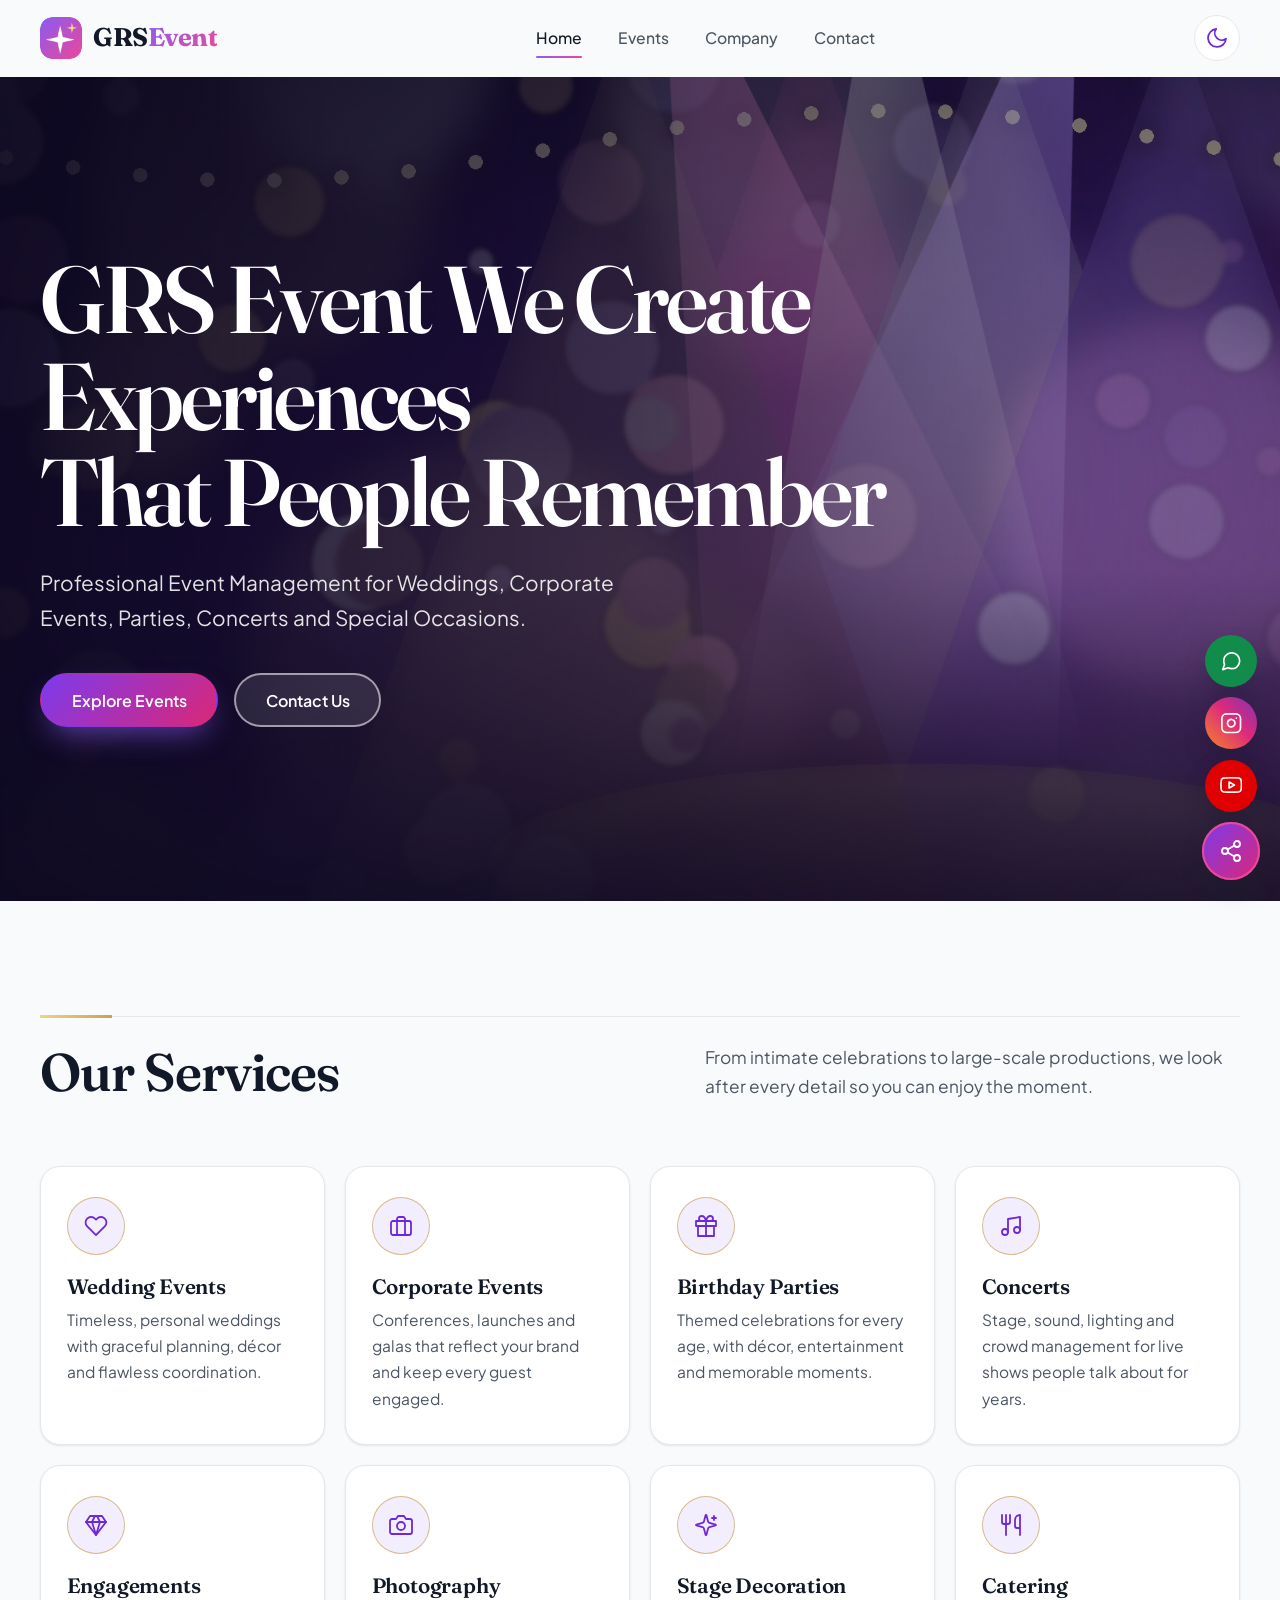
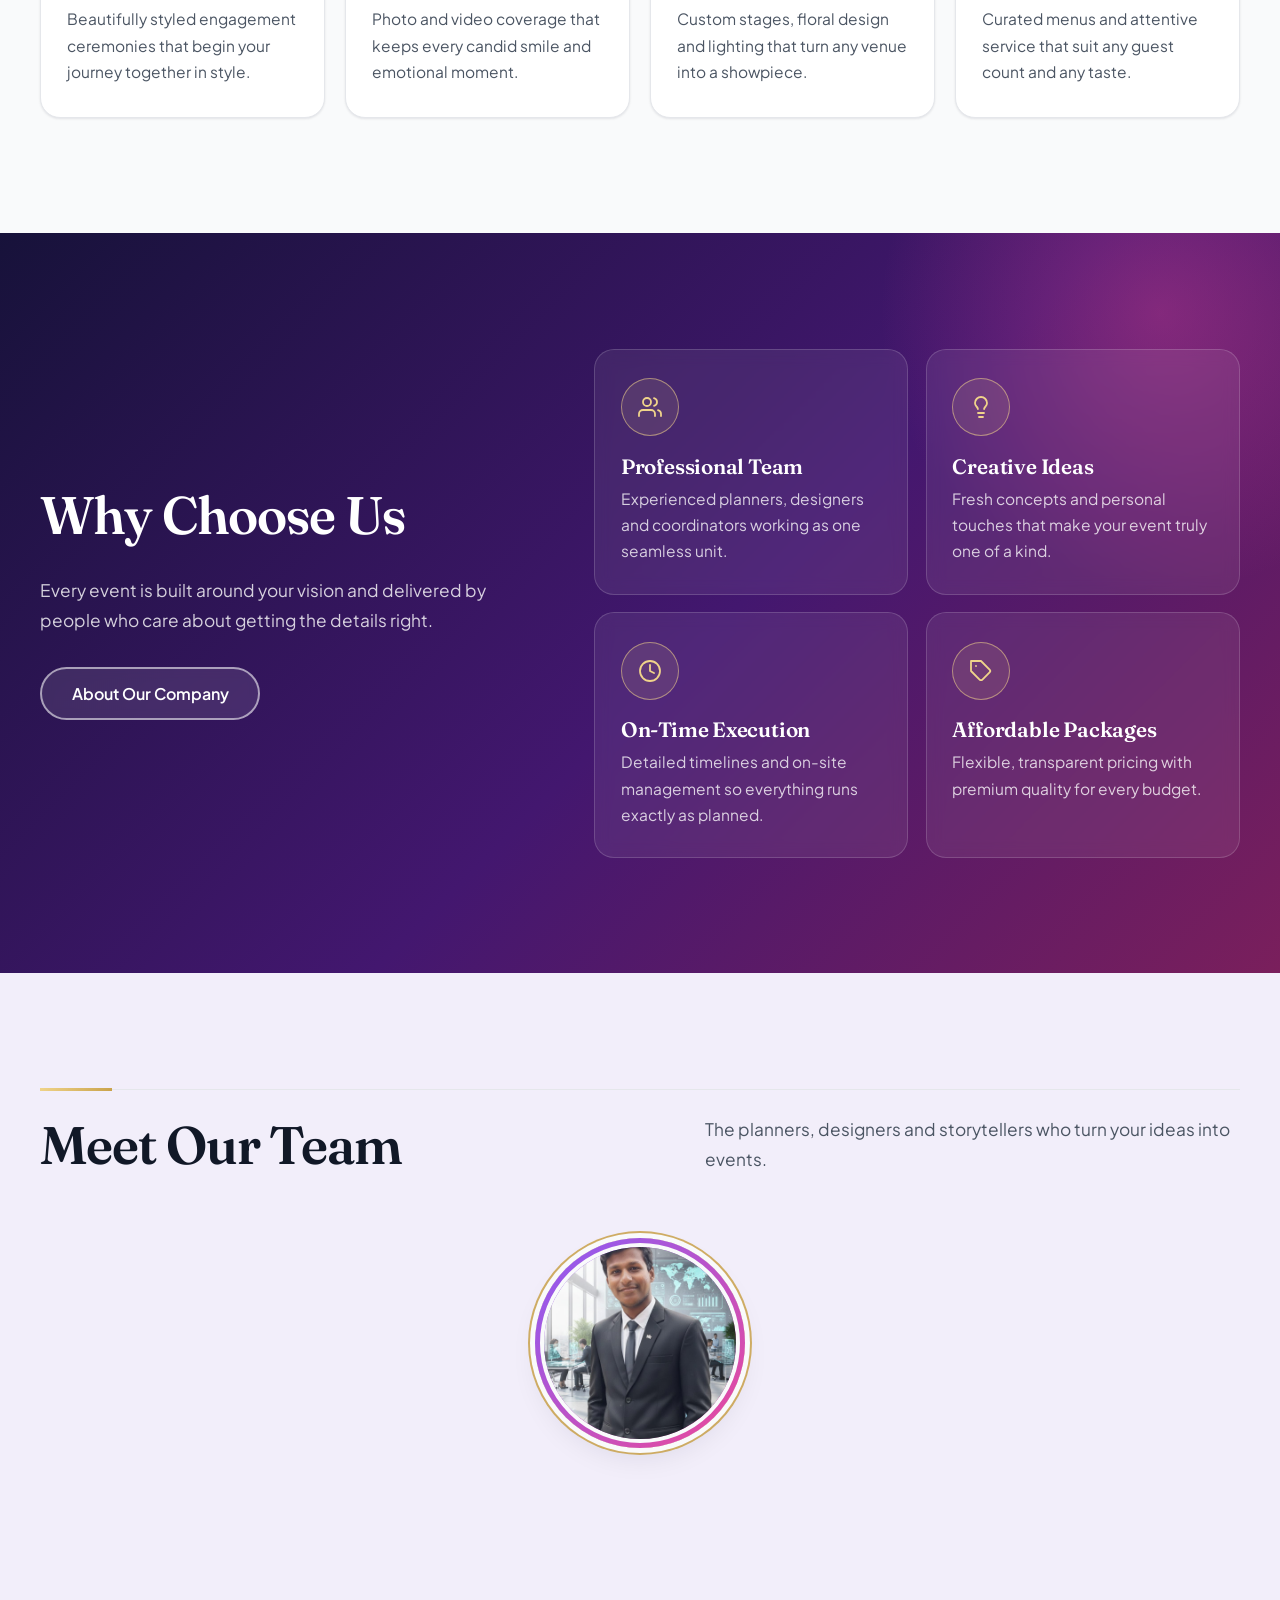
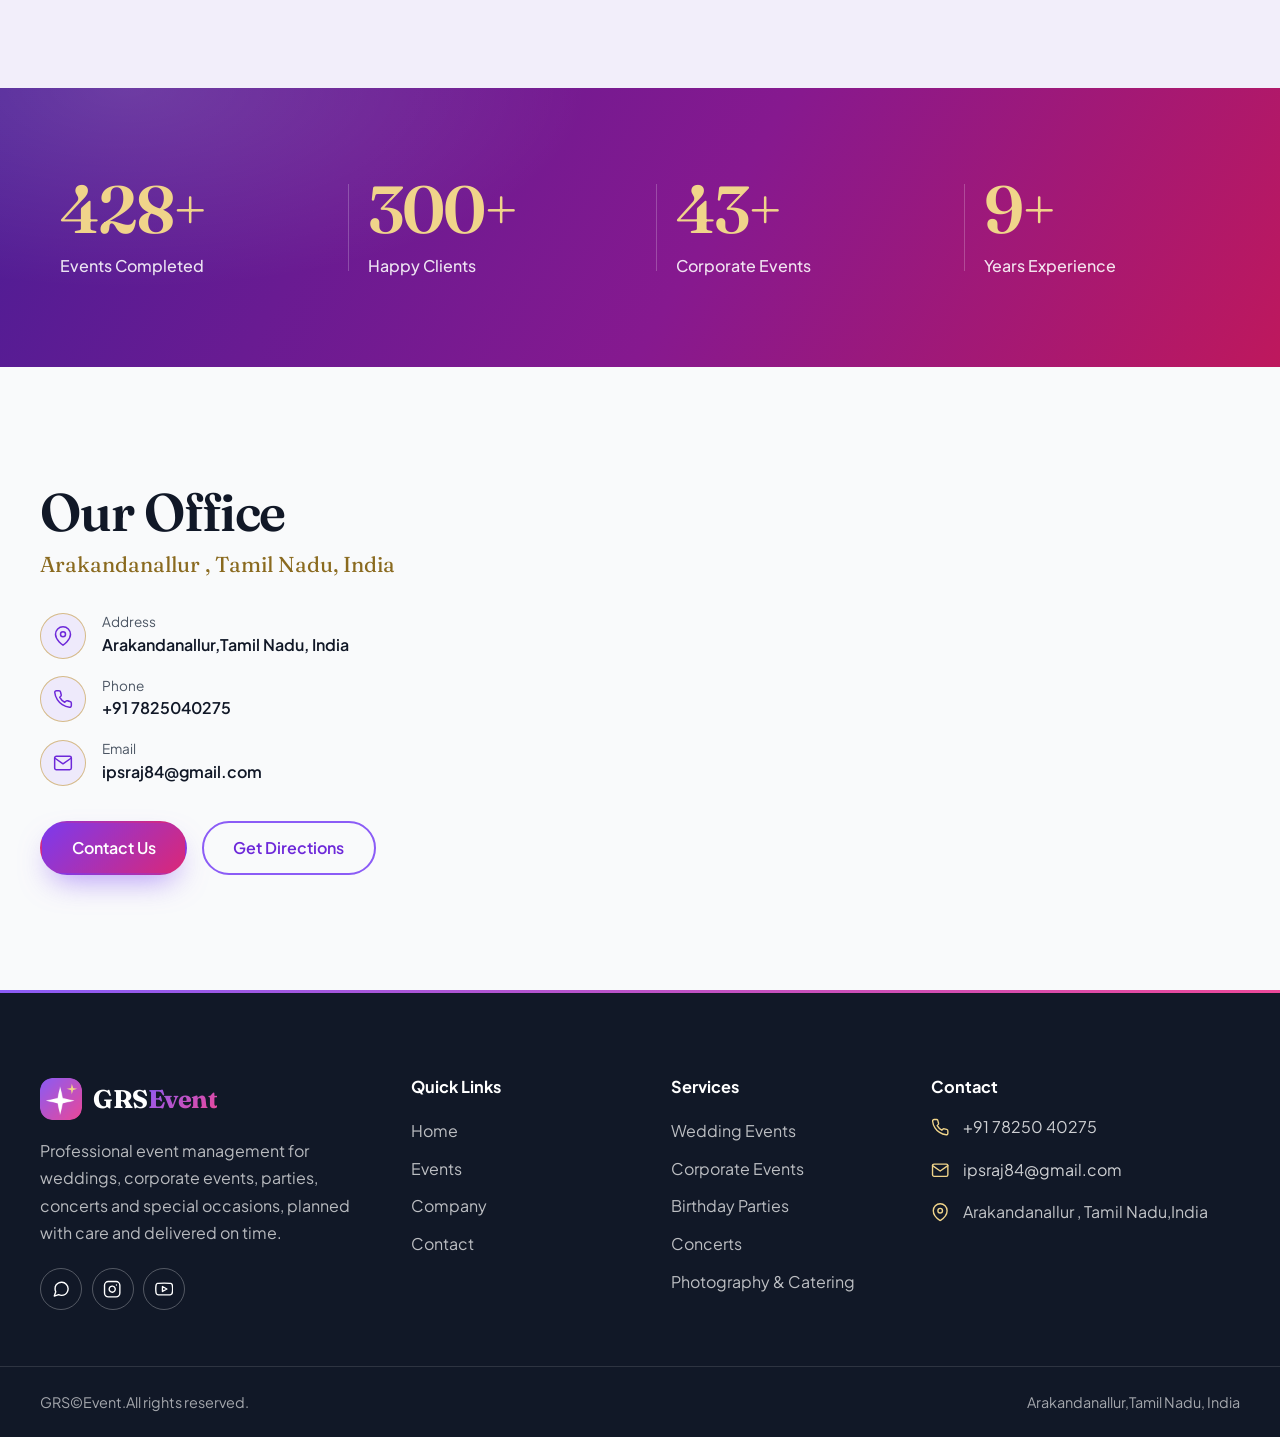
<file: index.html>
<!DOCTYPE html>
<html lang="en" data-theme="light">
<head>
  <meta charset="UTF-8">
  <meta name="viewport" content="width=device-width, initial-scale=1">
  <meta name="color-scheme" content="light dark">

  <!-- Theme is applied FIRST (before any CSS loads) so the page never flashes the wrong colours. -->
  <script>
    (function () {
      var root = document.documentElement, theme = null;
      root.classList.add('js');
      try { theme = localStorage.getItem('eventora-theme'); } catch (e) {}
      if (theme !== 'light' && theme !== 'dark') {
        theme = window.matchMedia && window.matchMedia('(prefers-color-scheme: dark)').matches ? 'dark' : 'light';
      }
      root.setAttribute('data-theme', theme);
    })();
  </script>
  <style>
    html { background: #F9FAFB; }
    html[data-theme="dark"] { background: #111827; color-scheme: dark; }
  </style>
  <title>GRS Event Management </title>
  <meta name="description" content="Professional event management company for weddings, corporate events, birthday parties, concerts and special occasions in Chennai, Tamil Nadu. Watch our event films and browse the gallery.">
  <meta name="theme-color" content="#F9FAFB">
  <meta property="og:type" content="website">
  <meta property="og:title" content="Eventora | Event Management for Weddings, Corporate Events &amp; Parties">
  <meta property="og:description" content="Professional event management company for weddings, corporate events, birthday parties, concerts and special occasions in Chennai, Tamil Nadu.">
  
  

  <!-- Fonts: Fraunces (headings) + Plus Jakarta Sans (body). System fonts are used if offline. -->
  <link rel="preconnect" href="https://fonts.googleapis.com">
  <link rel="preconnect" href="https://fonts.gstatic.com" crossorigin>
  <link href="https://fonts.googleapis.com/css2?family=Fraunces:opsz,wght@9..144,500;9..144,600;9..144,700&amp;family=Plus+Jakarta+Sans:wght@400;500;600;700&amp;display=swap" rel="stylesheet">

  <!-- ?v= is bumped whenever style.css / script.js change; the server also
       revalidates both files on every visit, so an edit is never missed. -->
  <link rel="stylesheet" href="css/style.css?v=3">

  <script src="js/script.js?v=3" defer></script>
</head>
<body data-page="home">

<!-- ===== PAGE PREVIEW (loading overlay) ===== -->
<!-- Shown from the first paint until the page is ready, and again while a link to
     another page is followed. js/script.js (section 15) fades it away; the
     failsafe in css/style.css (section 23) removes it if the script never runs. -->
<div class="page-loader" id="page-loader" role="status" aria-live="polite">
  <div class="page-loader__inner">
    <span class="page-loader__mark" aria-hidden="true">
      <span class="page-loader__ring"></span>
      <img class="page-loader__logo" src="images/logo.png" alt="" width="54" height="54">
    </span>
    <span class="page-loader__name">GRS<span>Event</span></span>
    <span class="page-loader__bar" aria-hidden="true"><span></span></span>
    <span class="page-loader__text">Loading…</span>
  </div>
</div>

<a class="skip-link" href="#main">Skip to main content</a>

<header class="site-header" id="site-header">
  <div class="container header-inner">
    <a class="brand" href="index.html" aria-label="Eventora – Home">
      <img src="images/logo.png" alt="Eventora logo" width="42" height="42">
      <span class="brand__name">GRS<span>Event</span></span>
    </a>

    <nav class="nav" id="primary-nav" aria-label="Primary">
      <ul class="nav-list">
          <li><a class="nav-link active" data-page="home" href="index.html" aria-current="page">Home</a></li>
          <li><a class="nav-link" data-page="events" href="events.html">Events</a></li>
          <li><a class="nav-link" data-page="company" href="company.html">Company</a></li>
          <li><a class="nav-link" data-page="contact" href="#contact">Contact</a></li>
      </ul>
    </nav>

    <div class="header-actions">
      <button class="theme-toggle" id="theme-toggle" type="button" aria-label="Switch to dark mode">
        <svg class="icon icon-moon" aria-hidden="true" focusable="false"><use href="#icon-moon"></use></svg>
        <svg class="icon icon-sun" aria-hidden="true" focusable="false"><use href="#icon-sun"></use></svg>
      </button>
      <button class="nav-toggle" id="nav-toggle" type="button" aria-label="Open menu" aria-expanded="false" aria-controls="primary-nav">
        <span class="nav-toggle__bar"></span>
        <span class="nav-toggle__bar"></span>
        <span class="nav-toggle__bar"></span>
      </button>
    </div>
  </div>
</header>

<main id="main">

  <!-- ===== HERO ===== -->
  <section class="hero" aria-labelledby="hero-title">
    <img class="hero__bg" src="images/hero.jpg" alt="Elegant event venue lit by warm stage lights" width="1920" height="1080" fetchpriority="high">
    <div class="hero__beams" aria-hidden="true">
      <i style="--x:34%; --r:-15deg; --c:rgba(244,114,182,.55); --d:.15s"></i>
      <i style="--x:50%; --r:-2deg;  --c:rgba(255,255,255,.45); --d:.35s; --o:.85"></i>
      <i style="--x:64%; --r:13deg;  --c:rgba(167,139,250,.6);  --d:.55s"></i>
    </div>
    <div class="container">
      <div class="hero__content">
        <h1 id="hero-title">
          <span class="line" style="--d:.2s"><span>GRS Event We Create Experiences</span></span>
          <span class="line" style="--d:.38s"><span>That People Remember</span></span>
        </h1>
        <p class="hero__lead">Professional Event Management for Weddings, Corporate Events, Parties, Concerts and Special Occasions.</p>
        <div class="hero__actions">
          <a class="btn btn-primary" href="events.html">Explore Events</a>
          <a class="btn btn-light" href="#contact">Contact Us</a>
        </div>
      </div>
    </div>
  </section>

  <!-- ===== SERVICES ===== -->
  <section class="section" id="services" aria-labelledby="services-title">
    <div class="container">
      <div class="section-head reveal">
        <h2 id="services-title">Our Services</h2>
        <p>From intimate celebrations to large-scale productions, we look after every detail so you can enjoy the moment.</p>
      </div>
      <div class="services-grid" data-stagger>
        <article class="service-card">
          <span class="icon-chip"><svg class="icon" aria-hidden="true" focusable="false"><use href="#icon-heart"></use></svg></span>
          <h3>Wedding Events</h3>
          <p>Timeless, personal weddings with graceful planning, décor and flawless coordination.</p>
        </article>

        <article class="service-card">
          <span class="icon-chip"><svg class="icon" aria-hidden="true" focusable="false"><use href="#icon-briefcase"></use></svg></span>
          <h3>Corporate Events</h3>
          <p>Conferences, launches and galas that reflect your brand and keep every guest engaged.</p>
        </article>

        <article class="service-card">
          <span class="icon-chip"><svg class="icon" aria-hidden="true" focusable="false"><use href="#icon-gift"></use></svg></span>
          <h3>Birthday Parties</h3>
          <p>Themed celebrations for every age, with décor, entertainment and memorable moments.</p>
        </article>

        <article class="service-card">
          <span class="icon-chip"><svg class="icon" aria-hidden="true" focusable="false"><use href="#icon-music"></use></svg></span>
          <h3>Concerts</h3>
          <p>Stage, sound, lighting and crowd management for live shows people talk about for years.</p>
        </article>

        <article class="service-card">
          <span class="icon-chip"><svg class="icon" aria-hidden="true" focusable="false"><use href="#icon-gem"></use></svg></span>
          <h3>Engagements</h3>
          <p>Beautifully styled engagement ceremonies that begin your journey together in style.</p>
        </article>

        <article class="service-card">
          <span class="icon-chip"><svg class="icon" aria-hidden="true" focusable="false"><use href="#icon-camera"></use></svg></span>
          <h3>Photography</h3>
          <p>Photo and video coverage that keeps every candid smile and emotional moment.</p>
        </article>

        <article class="service-card">
          <span class="icon-chip"><svg class="icon" aria-hidden="true" focusable="false"><use href="#icon-sparkles"></use></svg></span>
          <h3>Stage Decoration</h3>
          <p>Custom stages, floral design and lighting that turn any venue into a showpiece.</p>
        </article>

        <article class="service-card">
          <span class="icon-chip"><svg class="icon" aria-hidden="true" focusable="false"><use href="#icon-utensils"></use></svg></span>
          <h3>Catering</h3>
          <p>Curated menus and attentive service that suit any guest count and any taste.</p>
        </article>
      </div>
    </div>
  </section>

  <!-- ===== WHY CHOOSE US ===== -->
  <section class="section why" id="why-us" aria-labelledby="why-title">
    <div class="container why-layout">
      <div class="why-intro reveal">
        <h2 id="why-title">Why Choose Us</h2>
        <p>Every event is built around your vision and delivered by people who care about getting the details right.</p>
        <a class="btn btn-light" href="company.html">About Our Company</a>
      </div>
      <div class="why-grid" data-stagger>
        <article class="why-card">
          <span class="icon-chip"><svg class="icon" aria-hidden="true" focusable="false"><use href="#icon-users"></use></svg></span>
          <h3>Professional Team</h3>
          <p>Experienced planners, designers and coordinators working as one seamless unit.</p>
        </article>

        <article class="why-card">
          <span class="icon-chip"><svg class="icon" aria-hidden="true" focusable="false"><use href="#icon-lightbulb"></use></svg></span>
          <h3>Creative Ideas</h3>
          <p>Fresh concepts and personal touches that make your event truly one of a kind.</p>
        </article>

        <article class="why-card">
          <span class="icon-chip"><svg class="icon" aria-hidden="true" focusable="false"><use href="#icon-clock"></use></svg></span>
          <h3>On-Time Execution</h3>
          <p>Detailed timelines and on-site management so everything runs exactly as planned.</p>
        </article>

        <article class="why-card">
          <span class="icon-chip"><svg class="icon" aria-hidden="true" focusable="false"><use href="#icon-tag"></use></svg></span>
          <h3>Affordable Packages</h3>
          <p>Flexible, transparent pricing with premium quality for every budget.</p>
        </article>
      </div>
    </div>
  </section>

  <!-- ===== TEAM ===== -->
  <section class="section section--alt" id="team" aria-labelledby="team-title">
    <div class="container">
      <div class="section-head reveal">
        <h2 id="team-title">Meet Our Team</h2>
        <p>The planners, designers and storytellers who turn your ideas into events.</p>
      </div>
      <div class="team-grid team-grid--duo" data-stagger>

        <article class="team-member">
          <div class="team-photo">
            <div class="team-photo__inner">
              <img src="images/img.jpeg" alt="Portrait of our Founder & CEO" width="800" height="800" loading="lazy">
            </div>
          </div>
          <div class="team-info">
            <h3>RAJKUMAR S</h3>
            <p class="team-role">Founder &amp; CEO</p>
            <ul class="team-social" aria-label="Founder & CEO social links">
              <li><a href="https://instagram.com/magical_event.123?stkn=OWV3anhiODFqaGh4" target="_blank" rel="noopener noreferrer" aria-label="Founder & CEO on Instagram"><svg class="icon" aria-hidden="true" focusable="false"><use href="#icon-instagram"></use></svg></a></li>
              <li><a href="tel:+917825040275" aria-label="Email"><svg class="icon" aria-hidden="true" focusable="false"><use href="#icon-phone"></use></svg></a></li>
            </ul>
          </div>
        </article>
      </div>
    </div>
  </section>

  <!-- ===== STATISTICS ===== -->
  <section class="stats" aria-label="Our achievements">
    <div class="container stats-grid">
      <div class="stat">
        <p class="stat__value"><span class="counter" data-target="500">500</span>+</p>
        <p class="stat__label">Events Completed</p>
      </div>

      <div class="stat">
        <p class="stat__value"><span class="counter" data-target="350">350</span>+</p>
        <p class="stat__label">Happy Clients</p>
      </div>

      <div class="stat">
        <p class="stat__value"><span class="counter" data-target="50">50</span>+</p>
        <p class="stat__label">Corporate Events</p>
      </div>

      <div class="stat">
        <p class="stat__value"><span class="counter" data-target="10">10</span>+</p>
        <p class="stat__label">Years Experience</p>
      </div>
    </div>
  </section>
  <!-- ===== LOCATION ===== -->
  <section class="section" id="contact" aria-labelledby="location-title">
    <div class="container location-grid">
      <div class="location-info reveal">
        <h2 id="location-title">Our Office</h2>
        <p class="location-city">Arakandanallur , Tamil Nadu, India</p>
        <ul class="contact-list">
          <li><span class="icon-chip icon-chip--sm"><svg class="icon" aria-hidden="true" focusable="false"><use href="#icon-map-pin"></use></svg></span><div><small>Address</small><span class="value">Arakandanallur,Tamil Nadu, India</span></div></li>
          <li><span class="icon-chip icon-chip--sm"><svg class="icon" aria-hidden="true" focusable="false"><use href="#icon-phone"></use></svg></span><div><small>Phone</small><a href="tel:+917825040275">+91 7825040275</a></div></li>
          <li><span class="icon-chip icon-chip--sm"><svg class="icon" aria-hidden="true" focusable="false"><use href="#icon-mail"></use></svg></span><div><small>Email</small><a href="mailto:ipsraj84@gmail.com">ipsraj84@gmail.com</a></div></li>
        </ul>
        <div class="btn-row">
          <a class="btn btn-primary" href="tel:+917825040275" phone>Contact Us</a>
          <a class="btn btn-outline" href="https://www.google.com/maps/search/?api=1&query=Chennai%2C+Tamil+Nadu%2C+India" target="_blank" rel="noopener noreferrer">Get Directions</a>
        </div>
      </div>
    </div>
  </section>

</main>

<footer class="site-footer">
  <div class="container footer-grid">
    <div>
      <a class="brand" href="index.html" aria-label="Eventora – Home">
        <img src="images/logo.png" alt="" width="42" height="42">
        <span class="brand__name">GRS<span>Event</span></span>
      </a>
      <p>Professional event management for weddings, corporate events, parties, concerts and special occasions, planned with care and delivered on time.</p>
      <ul class="footer-social" aria-label="Social media">
        <li><a href="https://wa.me/7825040275" target="_blank" rel="noopener noreferrer" aria-label="WhatsApp"><svg class="icon" aria-hidden="true" focusable="false"><use href="#icon-whatsapp"></use></svg></a></li>
        <li><a href="https://instagram.com/magical_event.123?stkn=OWV3anhiODFqaGh4" target="_blank" rel="noopener noreferrer" aria-label="Instagram"><svg class="icon" aria-hidden="true" focusable="false"><use href="#icon-instagram"></use></svg></a></li>
        <li><a href="https://youtube.com/@RAJKUMARS-ns5ql" target="_blank" rel="noopener noreferrer" aria-label="YouTube"><svg class="icon" aria-hidden="true" focusable="false"><use href="#icon-youtube"></use></svg></a></li>
      </ul>
    </div>

    <nav aria-label="Quick links">
      <h3>Quick Links</h3>
      <ul class="footer-links">
        <li><a href="index.html">Home</a></li>
        <li><a href="events.html">Events</a></li>
        <li><a href="company.html">Company</a></li>
        <li><a href="#contact">Contact</a></li>
      </ul>
    </nav>

    <nav aria-label="Services">
      <h3>Services</h3>
      <ul class="footer-links">
        <li><a href="index.html#services">Wedding Events</a></li>
        <li><a href="index.html#services">Corporate Events</a></li>
        <li><a href="index.html#services">Birthday Parties</a></li>
        <li><a href="index.html#services">Concerts</a></li>
        <li><a href="index.html#services">Photography &amp; Catering</a></li>
      </ul>
    </nav>

    <div>
      <h3>Contact</h3>
      <ul class="footer-contact">
        <li><svg class="icon" aria-hidden="true" focusable="false"><use href="#icon-phone"></use></svg><a href="tel:+9178250 40275">+91 78250 40275</a></li>
        <li><svg class="icon" aria-hidden="true" focusable="false"><use href="#icon-mail"></use></svg><a href="mailto:ipsraj84@gmail.com">ipsraj84@gmail.com</a></li>
        <li><svg class="icon" aria-hidden="true" focusable="false"><use href="#icon-map-pin"></use></svg><address>Arakandanallur , Tamil Nadu,India</address></li>
      </ul>
    </div>
  </div>

  <div class="footer-bottom">
    <div class="container">
      <p>GRS&copy;Event.All rights reserved.</p>
      <p>Arakandanallur,Tamil Nadu, India</p>
    </div>
  </div>
</footer>

<!-- Floating social buttons (bottom-right, every page) -->
<div class="floating-social">
  <a class="float-btn float-btn--whatsapp" href="https://wa.me/7825040275" target="_blank" rel="noopener noreferrer" aria-label="Chat with us on WhatsApp" data-tooltip="WhatsApp"><svg class="icon" aria-hidden="true" focusable="false"><use href="#icon-whatsapp"></use></svg></a>
  <a class="float-btn float-btn--instagram" href="https://instagram.com/magical_event.123?stkn=OWV3anhiODFqaGh4" target="_blank" rel="noopener noreferrer" aria-label="Follow us on Instagram" data-tooltip="Instagram"><svg class="icon" aria-hidden="true" focusable="false"><use href="#icon-instagram"></use></svg></a>
  <a class="float-btn float-btn--youtube" href="https://youtube.com/@RAJKUMARS-ns5ql" target="_blank" rel="noopener noreferrer" aria-label="Watch us on YouTube" data-tooltip="YouTube"><svg class="icon" aria-hidden="true" focusable="false"><use href="#icon-youtube"></use></svg></a>
  <button class="float-btn float-btn--main" id="social-toggle" type="button" aria-haspopup="dialog" aria-controls="social-popup" aria-expanded="false" aria-label="Open social media menu" data-tooltip="Connect with us"><svg class="icon" aria-hidden="true" focusable="false"><use href="#icon-share"></use></svg></button>
</div>

<!-- "Connect With Us" popup -->
<div class="social-popup" id="social-popup" role="dialog" aria-modal="true" aria-labelledby="social-popup-title" aria-hidden="true">
  <div class="social-popup__backdrop" data-close-social></div>
  <div class="social-popup__card">
    <button class="social-popup__close" type="button" aria-label="Close" data-close-social><svg class="icon" aria-hidden="true" focusable="false"><use href="#icon-x"></use></svg></button>
    <h2 id="social-popup-title">Connect With Us</h2>
    <p class="social-popup__intro">Choose the channel that suits you best.</p>
    <ul class="social-options">
      <li class="social-option social-option--whatsapp">
        <span class="social-option__icon"><svg class="icon" aria-hidden="true" focusable="false"><use href="#icon-whatsapp"></use></svg></span>
        <span class="social-option__text"><strong>WhatsApp</strong><span>Chat with our event team</span></span>
        <a class="btn btn-primary btn-sm" href="https://wa.me/7825040275" target="_blank" rel="noopener noreferrer" aria-label="Open WhatsApp">Open</a>
      </li>
      <li class="social-option social-option--instagram">
        <span class="social-option__icon"><svg class="icon" aria-hidden="true" focusable="false"><use href="#icon-instagram"></use></svg></span>
        <span class="social-option__text"><strong>Instagram</strong><span>See our latest events</span></span>
        <a class="btn btn-primary btn-sm" href="https://instagram.com/magical_event.123?stkn=OWV3anhiODFqaGh4" target="_blank" rel="noopener noreferrer" aria-label="Open Instagram">Open</a>
      </li>
      <li class="social-option social-option--youtube">
        <span class="social-option__icon"><svg class="icon" aria-hidden="true" focusable="false"><use href="#icon-youtube"></use></svg></span>
        <span class="social-option__text"><strong>YouTube</strong><span>Watch our event videos</span></span>
        <a class="btn btn-primary btn-sm" href="https://youtube.com/@RAJKUMARS-ns5ql" target="_blank" rel="noopener noreferrer" aria-label="Open YouTube">Open</a>
      </li>
    </ul>
  </div>
</div>

<button class="back-to-top" id="back-to-top" type="button" aria-label="Back to top"><svg class="icon" aria-hidden="true" focusable="false"><use href="#icon-arrow-up"></use></svg></button>

</body>
</html>
</file>
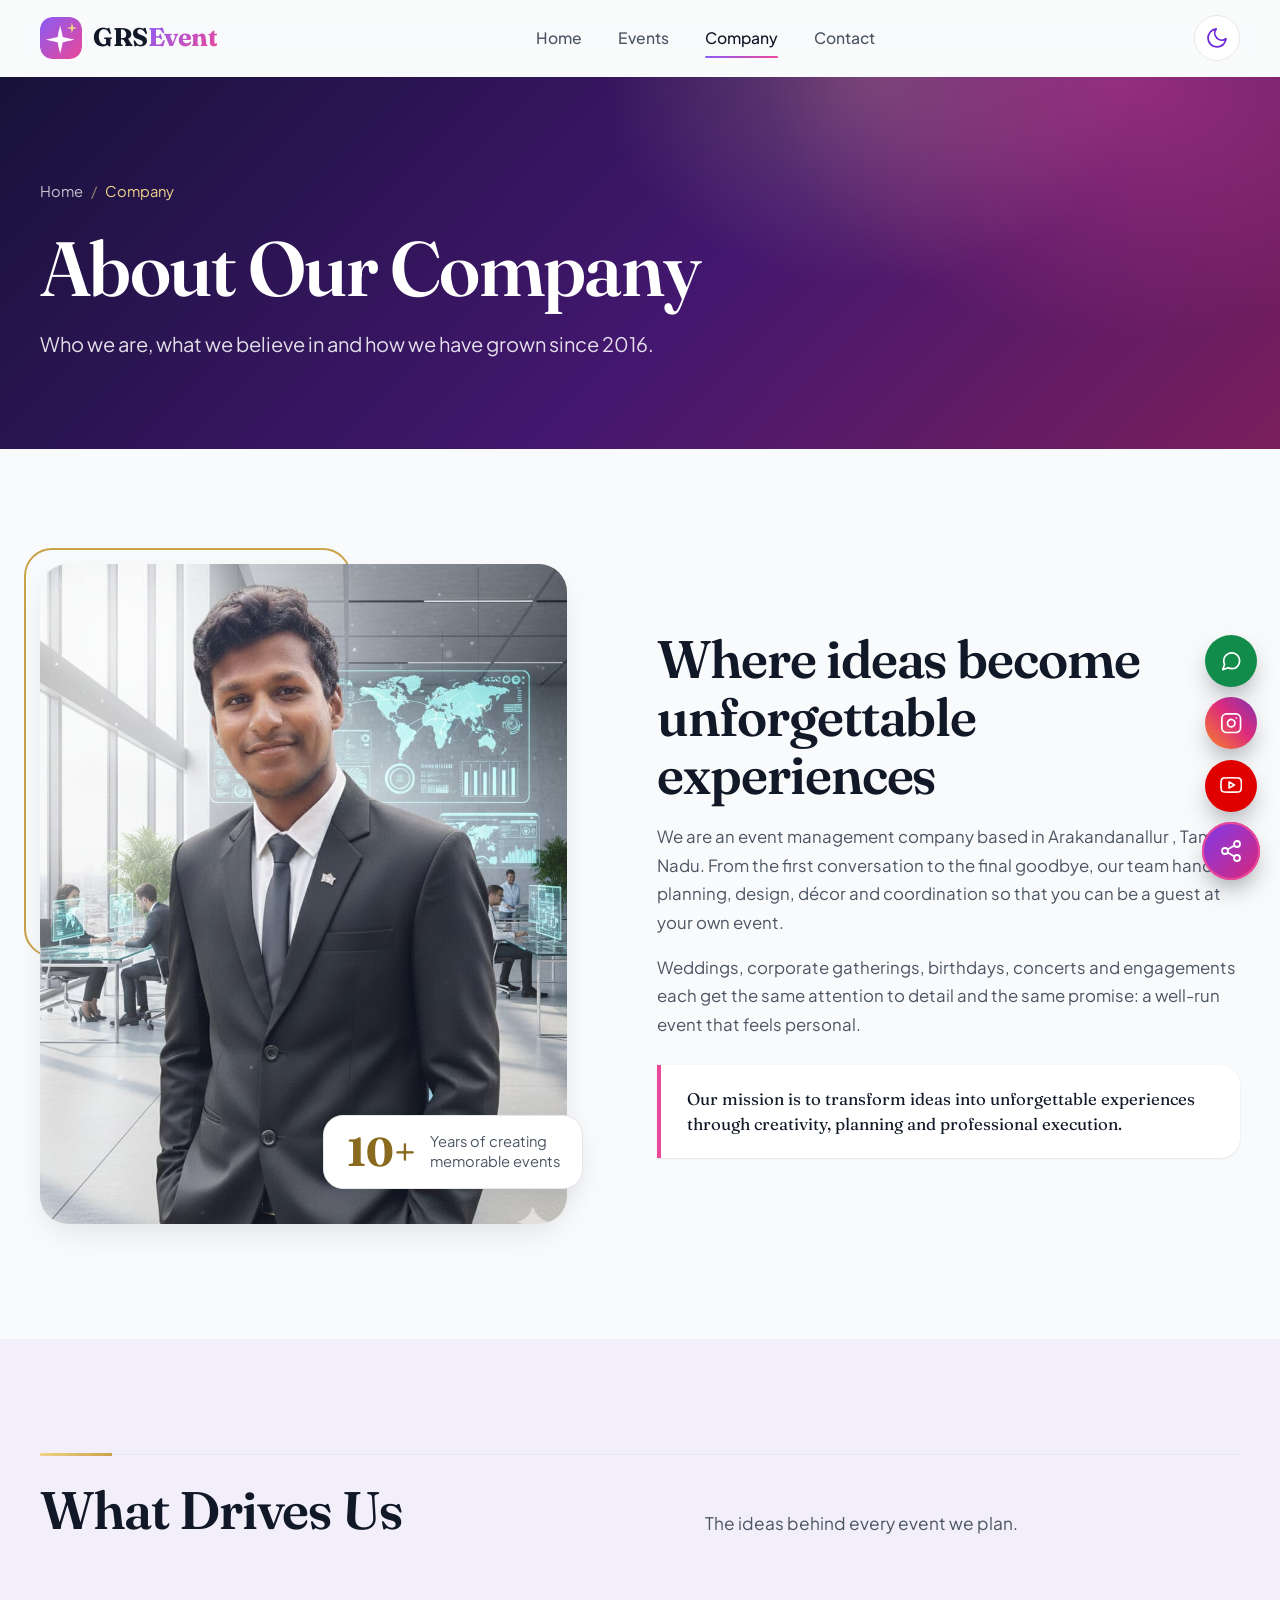
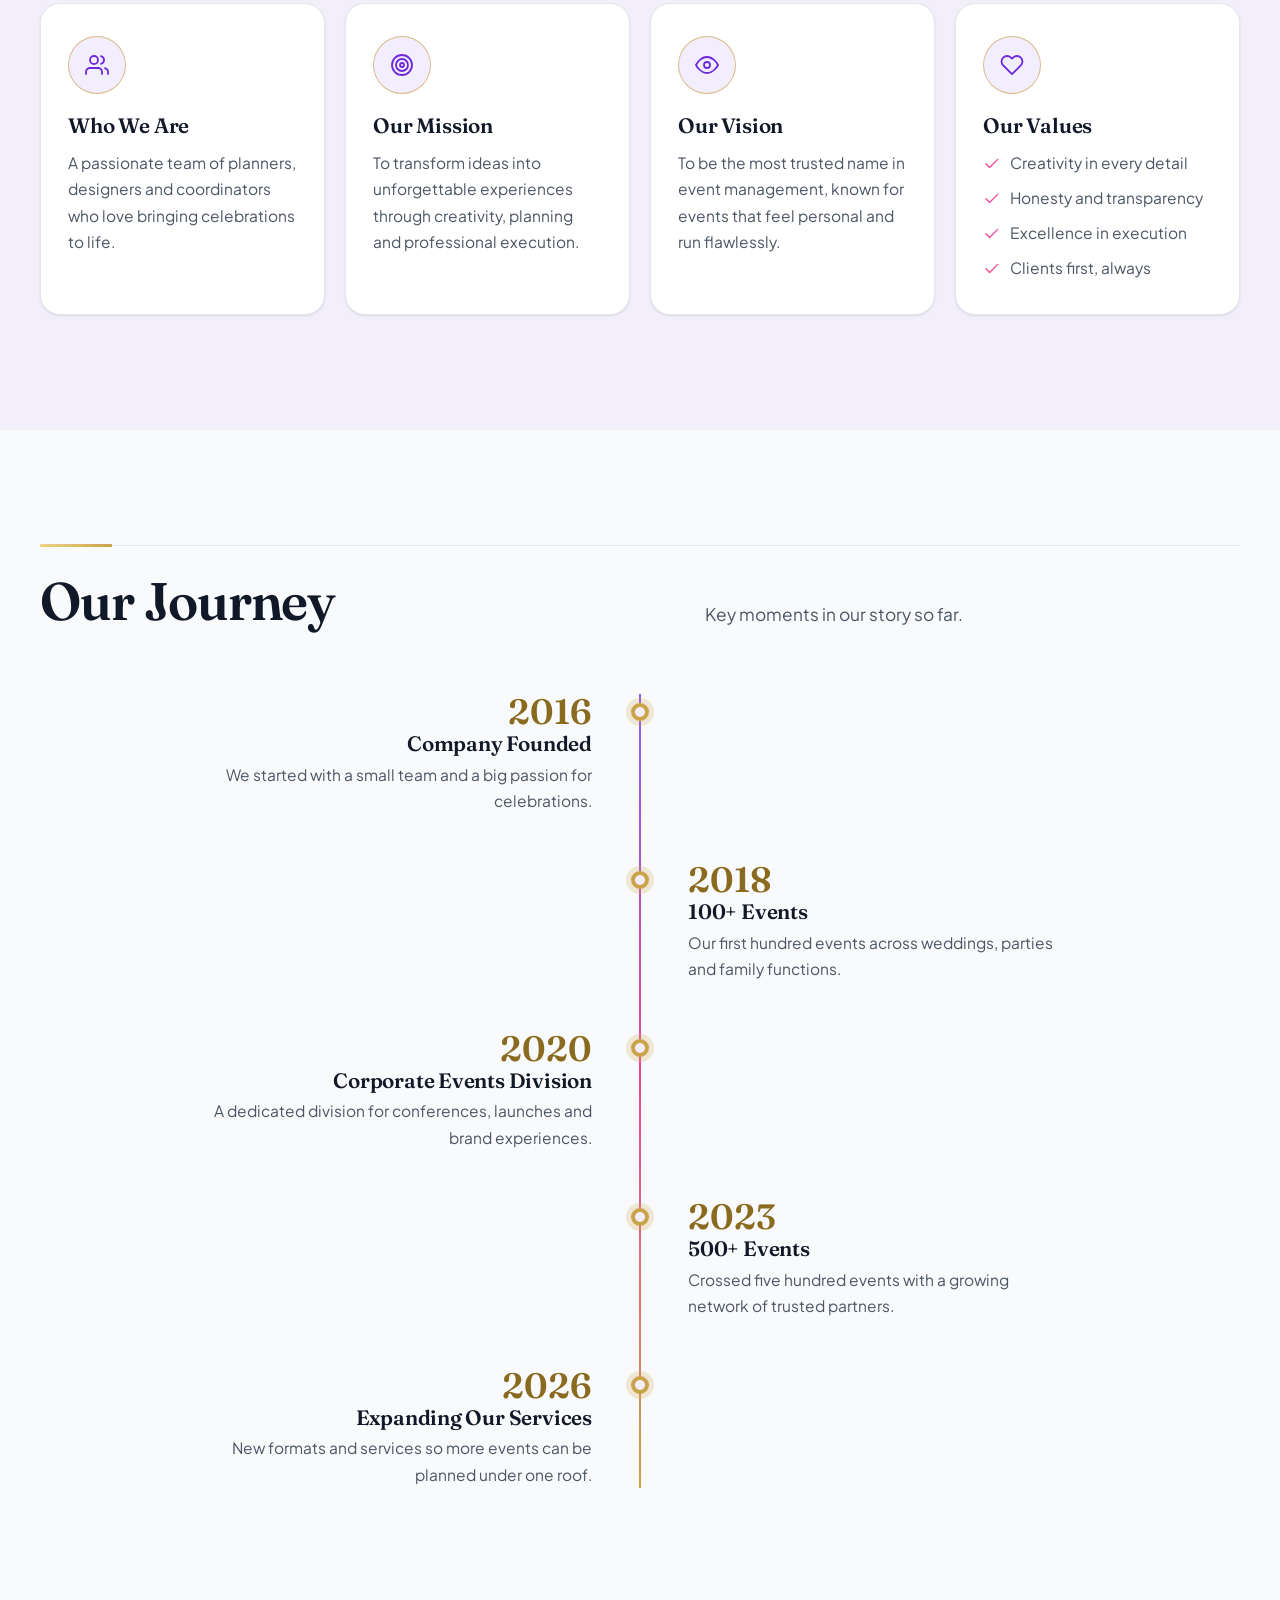
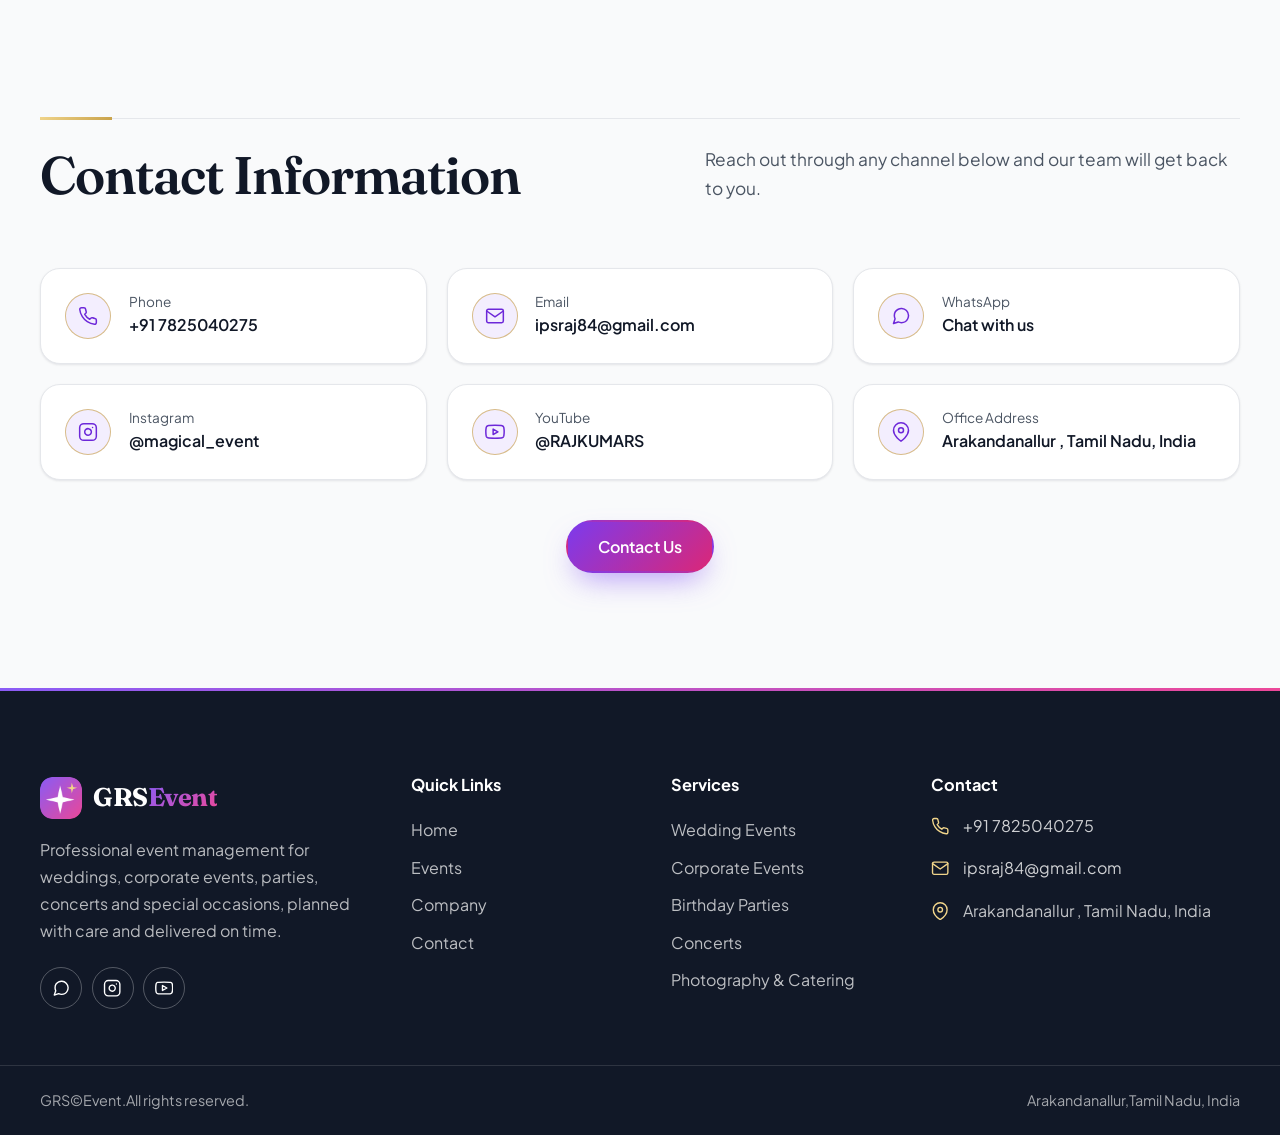
<file: company.html>
<!DOCTYPE html>
<html lang="en" data-theme="light">
<head>
  <meta charset="UTF-8">
  <meta name="viewport" content="width=device-width, initial-scale=1">
  <meta name="color-scheme" content="light dark">

  <!-- Theme is applied FIRST (before any CSS loads) so the page never flashes the wrong colours. -->
  <script>
    (function () {
      var root = document.documentElement, theme = null;
      root.classList.add('js');
      try { theme = localStorage.getItem('eventora-theme'); } catch (e) {}
      if (theme !== 'light' && theme !== 'dark') {
        theme = window.matchMedia && window.matchMedia('(prefers-color-scheme: dark)').matches ? 'dark' : 'light';
      }
      root.setAttribute('data-theme', theme);
    })();
  </script>
  <style>
    html { background: #F9FAFB; }
    html[data-theme="dark"] { background: #111827; color-scheme: dark; }
  </style>
  <title>GRS Events Management</title>
  <meta name="description" content="Learn about our mission, vision, values, journey since 2016 and the team behind our event management company. Find our contact details.">
  <meta name="theme-color" content="#F9FAFB">
  <meta property="og:type" content="website">
  <meta property="og:title" content="About Our Company | Eventora Event Management">
  <meta property="og:description" content="Learn about our mission, vision, values, journey since 2016 and the team behind our event management company. Find our contact details.">
  <link rel="icon" type="image/png" href="images/logo.png">

  <!-- Fonts: Fraunces (headings) + Plus Jakarta Sans (body). System fonts are used if offline. -->
  <link rel="preconnect" href="https://fonts.googleapis.com">
  <link rel="preconnect" href="https://fonts.gstatic.com" crossorigin>
  <link href="https://fonts.googleapis.com/css2?family=Fraunces:opsz,wght@9..144,500;9..144,600;9..144,700&amp;family=Plus+Jakarta+Sans:wght@400;500;600;700&amp;display=swap" rel="stylesheet">

  <!-- ?v= is bumped whenever style.css / script.js change; the server also
       revalidates both files on every visit, so an edit is never missed. -->
  <link rel="stylesheet" href="css/style.css?v=3">

  <script src="js/script.js?v=3" defer></script>
</head>
<body data-page="company">

<!-- ===== PAGE PREVIEW (loading overlay) ===== -->
<!-- Shown from the first paint until the page is ready, and again while a link to
     another page is followed. js/script.js (section 15) fades it away; the
     failsafe in css/style.css (section 23) removes it if the script never runs. -->
<div class="page-loader" id="page-loader" role="status" aria-live="polite">
  <div class="page-loader__inner">
    <span class="page-loader__mark" aria-hidden="true">
      <span class="page-loader__ring"></span>
      <img class="page-loader__logo" src="images/logo.png" alt="" width="54" height="54">
    </span>
    <span class="page-loader__name">GRS<span>Event</span></span>
    <span class="page-loader__bar" aria-hidden="true"><span></span></span>
    <span class="page-loader__text">Loading…</span>
  </div>
</div>

<a class="skip-link" href="#main">Skip to main content</a>

<header class="site-header" id="site-header">
  <div class="container header-inner">
    <a class="brand" href="index.html" aria-label="Eventora – Home">
      <img src="images/logo.png" alt="Eventora logo" width="42" height="42">
      <span class="brand__name">GRS<span>Event</span></span>
    </a>

    <nav class="nav" id="primary-nav" aria-label="Primary">
      <ul class="nav-list">
          <li><a class="nav-link" data-page="home" href="index.html">Home</a></li>
          <li><a class="nav-link" data-page="events" href="events.html">Events</a></li>
          <li><a class="nav-link active" data-page="company" href="company.html" aria-current="page">Company</a></li>
          <li><a class="nav-link" data-page="contact" href="#contact">Contact</a></li>
      </ul>
    </nav>

    <div class="header-actions">
      <button class="theme-toggle" id="theme-toggle" type="button" aria-label="Switch to dark mode">
        <svg class="icon icon-moon" aria-hidden="true" focusable="false"><use href="#icon-moon"></use></svg>
        <svg class="icon icon-sun" aria-hidden="true" focusable="false"><use href="#icon-sun"></use></svg>
      </button>
      <button class="nav-toggle" id="nav-toggle" type="button" aria-label="Open menu" aria-expanded="false" aria-controls="primary-nav">
        <span class="nav-toggle__bar"></span>
        <span class="nav-toggle__bar"></span>
        <span class="nav-toggle__bar"></span>
      </button>
    </div>
  </div>
</header>

<main id="main">

  <!-- ===== PAGE HEADER ===== -->
  <section class="page-hero" aria-labelledby="page-title">
    <div class="container">
      <nav aria-label="Breadcrumb">
        <ol class="breadcrumb"><li><a href="index.html">Home</a></li><li aria-current="page">Company</li></ol>
      </nav>
      <h1 id="page-title">About Our Company</h1>
      <p>Who we are, what we believe in and how we have grown since 2016.</p>
    </div>
  </section>

  <!-- ===== ABOUT ===== -->
  <section class="section" aria-labelledby="about-title">
    <div class="container about-grid">
      <div class="about-media reveal">
        <img src="images/img.jpeg" alt="Our team setting up an elegant celebration" width="1200" height="900">
        <div class="about-badge"><strong>10+</strong><span>Years of creating<br>memorable events</span></div>
      </div>
      <div class="about-copy reveal">
        <h2 id="about-title">Where ideas become unforgettable experiences</h2>
        <p>We are an event management company based in Arakandanallur , Tamil Nadu. From the first conversation to the final goodbye, our team handles planning, design, décor and coordination so that you can be a guest at your own event.</p>
        <p>Weddings, corporate gatherings, birthdays, concerts and engagements each get the same attention to detail and the same promise: a well-run event that feels personal.</p>
        <blockquote class="mission-quote">
          <p>Our mission is to transform ideas into unforgettable experiences through creativity, planning and professional execution.</p>
        </blockquote>
      </div>
    </div>
  </section>

  <!-- ===== WHO WE ARE / MISSION / VISION / VALUES ===== -->
  <section class="section section--alt" aria-labelledby="pillars-title">
    <div class="container">
      <div class="section-head reveal">
        <h2 id="pillars-title">What Drives Us</h2>
        <p>The ideas behind every event we plan.</p>
      </div>
      <div class="pillar-grid" data-stagger>
        <article class="pillar">
          <span class="icon-chip"><svg class="icon" aria-hidden="true" focusable="false"><use href="#icon-users"></use></svg></span>
          <h3>Who We Are</h3>
          <p>A passionate team of planners, designers and coordinators who love bringing celebrations to life.</p>
        </article>
        <article class="pillar">
          <span class="icon-chip"><svg class="icon" aria-hidden="true" focusable="false"><use href="#icon-target"></use></svg></span>
          <h3>Our Mission</h3>
          <p>To transform ideas into unforgettable experiences through creativity, planning and professional execution.</p>
        </article>
        <article class="pillar">
          <span class="icon-chip"><svg class="icon" aria-hidden="true" focusable="false"><use href="#icon-eye"></use></svg></span>
          <h3>Our Vision</h3>
          <p>To be the most trusted name in event management, known for events that feel personal and run flawlessly.</p>
        </article>
        <article class="pillar">
          <span class="icon-chip"><svg class="icon" aria-hidden="true" focusable="false"><use href="#icon-heart"></use></svg></span>
          <h3>Our Values</h3>
          <ul class="check-list">
            <li><svg class="icon" aria-hidden="true" focusable="false"><use href="#icon-check"></use></svg>Creativity in every detail</li>
            <li><svg class="icon" aria-hidden="true" focusable="false"><use href="#icon-check"></use></svg>Honesty and transparency</li>
            <li><svg class="icon" aria-hidden="true" focusable="false"><use href="#icon-check"></use></svg>Excellence in execution</li>
            <li><svg class="icon" aria-hidden="true" focusable="false"><use href="#icon-check"></use></svg>Clients first, always</li>
          </ul>
        </article>
      </div>
    </div>
  </section>

  <!-- ===== TIMELINE ===== -->
  <section class="section" aria-labelledby="timeline-title">
    <div class="container">
      <div class="section-head reveal">
        <h2 id="timeline-title">Our Journey</h2>
        <p>Key moments in our story so far.</p>
      </div>
      <ol class="timeline" data-stagger>
        <li class="timeline-item">
          <span class="timeline-year">2016</span>
          <h3>Company Founded</h3>
          <p>We started with a small team and a big passion for celebrations.</p>
        </li>

        <li class="timeline-item">
          <span class="timeline-year">2018</span>
          <h3>100+ Events</h3>
          <p>Our first hundred events across weddings, parties and family functions.</p>
        </li>

        <li class="timeline-item">
          <span class="timeline-year">2020</span>
          <h3>Corporate Events Division</h3>
          <p>A dedicated division for conferences, launches and brand experiences.</p>
        </li>

        <li class="timeline-item">
          <span class="timeline-year">2023</span>
          <h3>500+ Events</h3>
          <p>Crossed five hundred events with a growing network of trusted partners.</p>
        </li>

        <li class="timeline-item">
          <span class="timeline-year">2026</span>
          <h3>Expanding Our Services</h3>
          <p>New formats and services so more events can be planned under one roof.</p>
        </li>
      </ol>
    </div>
  </section>

  <!-- ===== CONTACT INFORMATION ===== -->
  <section class="section" id="contact" aria-labelledby="contact-title">
    <div class="container">
      <div class="section-head reveal">
        <h2 id="contact-title">Contact Information</h2>
        <p>Reach out through any channel below and our team will get back to you.</p>
      </div>
      <div class="contact-grid" data-stagger>
        <div class="contact-card">
          <span class="icon-chip icon-chip--sm"><svg class="icon" aria-hidden="true" focusable="false"><use href="#icon-phone"></use></svg></span>
          <div><small>Phone</small><a href="tel:+917825040275">+91 7825040275</a></div>
        </div>
        <div class="contact-card">
          <span class="icon-chip icon-chip--sm"><svg class="icon" aria-hidden="true" focusable="false"><use href="#icon-mail"></use></svg></span>
          <div><small>Email</small><a href="mailto:ipsraj84@gmail.com">ipsraj84@gmail.com</a></div>
        </div>
        <div class="contact-card">
          <span class="icon-chip icon-chip--sm"><svg class="icon" aria-hidden="true" focusable="false"><use href="#icon-whatsapp"></use></svg></span>
          <div><small>WhatsApp</small><a href="https://wa.me/7825040275" target="_blank" rel="noopener noreferrer">Chat with us</a></div>
        </div>
        <div class="contact-card">
          <span class="icon-chip icon-chip--sm"><svg class="icon" aria-hidden="true" focusable="false"><use href="#icon-instagram"></use></svg></span>
          <div><small>Instagram</small><a href="https://instagram.com/magical_event.123?stkn=OWV3anhiODFqaGh4" target="_blank" rel="noopener noreferrer">@magical_event</a></div>
        </div>
        <div class="contact-card">
          <span class="icon-chip icon-chip--sm"><svg class="icon" aria-hidden="true" focusable="false"><use href="#icon-youtube"></use></svg></span>
          <div><small>YouTube</small><a href="https://youtube.com/@RAJKUMARS-ns5ql" target="_blank" rel="noopener noreferrer">@RAJKUMARS</a></div>
        </div>
        <div class="contact-card">
          <span class="icon-chip icon-chip--sm"><svg class="icon" aria-hidden="true" focusable="false"><use href="#icon-map-pin"></use></svg></span>
          <div><small>Office Address</small><span class="value">Arakandanallur , Tamil Nadu, India</span></div>
        </div>
      </div>
      <div class="contact-cta">
        <a class="btn btn-primary" href="mailto:hello@yourcompany.com" data-open-social>Contact Us</a>
      </div>
    </div>
  </section>

</main>

<footer class="site-footer">
  <div class="container footer-grid">
    <div>
      <a class="brand" href="index.html" aria-label="Eventora – Home">
        <img src="images/logo.png" alt="" width="42" height="42">
        <span class="brand__name">GRS<span>Event</span></span>
      </a>
      <p>Professional event management for weddings, corporate events, parties, concerts and special occasions, planned with care and delivered on time.</p>
      <ul class="footer-social" aria-label="Social media">
        <li><a href="https://wa.me/7825040275" target="_blank" rel="noopener noreferrer" aria-label="WhatsApp"><svg class="icon" aria-hidden="true" focusable="false"><use href="#icon-whatsapp"></use></svg></a></li>
        <li><a href="https://instagram.com/magical_event.123?stkn=OWV3anhiODFqaGh4" target="_blank" rel="noopener noreferrer" aria-label="Instagram"><svg class="icon" aria-hidden="true" focusable="false"><use href="#icon-instagram"></use></svg></a></li>
        <li><a href="https://youtube.com/@RAJKUMARS-ns5ql" target="_blank" rel="noopener noreferrer" aria-label="YouTube"><svg class="icon" aria-hidden="true" focusable="false"><use href="#icon-youtube"></use></svg></a></li>
      </ul>
    </div>

    <nav aria-label="Quick links">
      <h3>Quick Links</h3>
      <ul class="footer-links">
        <li><a href="index.html">Home</a></li>
        <li><a href="events.html">Events</a></li>
        <li><a href="company.html">Company</a></li>
        <li><a href="#contact">Contact</a></li>
      </ul>
    </nav>

    <nav aria-label="Services">
      <h3>Services</h3>
      <ul class="footer-links">
        <li><a href="index.html#services">Wedding Events</a></li>
        <li><a href="index.html#services">Corporate Events</a></li>
        <li><a href="index.html#services">Birthday Parties</a></li>
        <li><a href="index.html#services">Concerts</a></li>
        <li><a href="index.html#services">Photography &amp; Catering</a></li>
      </ul>
    </nav>

    <div>
      <h3>Contact</h3>
      <ul class="footer-contact">
        <li><svg class="icon" aria-hidden="true" focusable="false"><use href="#icon-phone"></use></svg><a href="tel:+917825040275">+91 7825040275</a></li>
        <li><svg class="icon" aria-hidden="true" focusable="false"><use href="#icon-mail"></use></svg><a href="mailto:ipsraj84@gmail.com">ipsraj84@gmail.com</a></li>
        <li><svg class="icon" aria-hidden="true" focusable="false"><use href="#icon-map-pin"></use></svg><address>Arakandanallur , Tamil Nadu, India</address></li>
      </ul>
    </div>
  </div>

  <div class="footer-bottom">
    <div class="container">
      <p>GRS&copy;Event.All rights reserved.</p>
      <p>Arakandanallur,Tamil Nadu, India</p>
    </div>
  </div>
</footer>

<!-- Floating social buttons (bottom-right, every page) -->
<div class="floating-social">
  <a class="float-btn float-btn--whatsapp" href="https://wa.me/7825040275" target="_blank" rel="noopener noreferrer" aria-label="Chat with us on WhatsApp" data-tooltip="WhatsApp"><svg class="icon" aria-hidden="true" focusable="false"><use href="#icon-whatsapp"></use></svg></a>
  <a class="float-btn float-btn--instagram" href="https://instagram.com/magical_event.123?stkn=OWV3anhiODFqaGh4" target="_blank" rel="noopener noreferrer" aria-label="Follow us on Instagram" data-tooltip="Instagram"><svg class="icon" aria-hidden="true" focusable="false"><use href="#icon-instagram"></use></svg></a>
  <a class="float-btn float-btn--youtube" href="https://youtube.com/@RAJKUMARS-ns5ql" target="_blank" rel="noopener noreferrer" aria-label="Watch us on YouTube" data-tooltip="YouTube"><svg class="icon" aria-hidden="true" focusable="false"><use href="#icon-youtube"></use></svg></a>
  <button class="float-btn float-btn--main" id="social-toggle" type="button" aria-haspopup="dialog" aria-controls="social-popup" aria-expanded="false" aria-label="Open social media menu" data-tooltip="Connect with us"><svg class="icon" aria-hidden="true" focusable="false"><use href="#icon-share"></use></svg></button>
</div>

<!-- "Connect With Us" popup -->
<div class="social-popup" id="social-popup" role="dialog" aria-modal="true" aria-labelledby="social-popup-title" aria-hidden="true">
  <div class="social-popup__backdrop" data-close-social></div>
  <div class="social-popup__card">
    <button class="social-popup__close" type="button" aria-label="Close" data-close-social><svg class="icon" aria-hidden="true" focusable="false"><use href="#icon-x"></use></svg></button>
    <h2 id="social-popup-title">Connect With Us</h2>
    <p class="social-popup__intro">Choose the channel that suits you best.</p>
    <ul class="social-options">
      <li class="social-option social-option--whatsapp">
        <span class="social-option__icon"><svg class="icon" aria-hidden="true" focusable="false"><use href="#icon-whatsapp"></use></svg></span>
        <span class="social-option__text"><strong>WhatsApp</strong><span>Chat with our event team</span></span>
        <a class="btn btn-primary btn-sm" href="https://wa.me/7825040275" target="_blank" rel="noopener noreferrer" aria-label="Open WhatsApp">Open</a>
      </li>
      <li class="social-option social-option--instagram">
        <span class="social-option__icon"><svg class="icon" aria-hidden="true" focusable="false"><use href="#icon-instagram"></use></svg></span>
        <span class="social-option__text"><strong>Instagram</strong><span>See our latest events</span></span>
        <a class="btn btn-primary btn-sm" href="https://instagram.com/magical_event.123?stkn=OWV3anhiODFqaGh4" target="_blank" rel="noopener noreferrer" aria-label="Open Instagram">Open</a>
      </li>
      <li class="social-option social-option--youtube">
        <span class="social-option__icon"><svg class="icon" aria-hidden="true" focusable="false"><use href="#icon-youtube"></use></svg></span>
        <span class="social-option__text"><strong>YouTube</strong><span>Watch our event videos</span></span>
        <a class="btn btn-primary btn-sm" href="https://youtube.com/@RAJKUMARS-ns5ql" target="_blank" rel="noopener noreferrer" aria-label="Open YouTube">Open</a>
      </li>
    </ul>
  </div>
</div>

<button class="back-to-top" id="back-to-top" type="button" aria-label="Back to top"><svg class="icon" aria-hidden="true" focusable="false"><use href="#icon-arrow-up"></use></svg></button>

</body>
</html>
</file>
<file: css/style.css>
/* ==========================================================================
   EVENTORA – Event Management Website
   One stylesheet for all pages · Light + Dark themes via CSS variables

   TABLE OF CONTENTS
   01. Design tokens (colors, type, spacing) + dark theme
   02. Base / reset
   03. Layout helpers & shared components (buttons, icons, section heads)
   04. Header, navigation, theme toggle, hamburger
   05. Home – hero
   06. Home – services
   07. Home – why choose us
   08. Team (home + company)
   09. Home – statistics
   10. Home – location & map
   11. Footer
   12. Inner-page hero (events / company)
   13. Events – filters & gallery
   14. Events – lightbox
   15. Company – about, pillars, timeline, contact cards
   16. Floating social buttons, social popup, back-to-top
   17. Scroll-reveal & keyframes
   18. Responsive breakpoints (1440 / 1024 / 768 / 480)
   19. Reduced motion
   20. Small utility modifiers
   21. Mouse flash effects (pointer glow, card spotlight, click flash, hero beams)
   22. Home – event films (showreel)
   23. Page preview (loading overlay – every page)
   ========================================================================== */


/* ==========================================================================
   01. DESIGN TOKENS
   Change these variables to re-brand the whole site.
   ========================================================================== */
:root {
  /* Brand palette */
  --primary-color: #8B5CF6;        /* violet */
  --secondary-color: #EC4899;      /* rose */
  --gold-color: #C9A24A;           /* luxury accent */
  --gold-light: #F0D48A;
  --dark-color: #111827;
  --light-color: #F9FAFB;
  --white-color: #FFFFFF;

  /* Theme variables (light) */
  --bg-color: #F9FAFB;
  --bg-alt-color: #F2EEFA;
  --text-color: #111827;
  --muted-color: #4B5563;
  --card-color: #FFFFFF;
  --border-color: #E5E7EB;
  --link-color: #6D28D9;           /* AA-contrast violet for text on light */
  --gold-text: #8A6A1F;            /* AA-contrast gold for text on light */
  --header-bg: rgba(249, 250, 251, .82);
  --footer-bg: #111827;

  /* Gradients */
  --gradient-brand: linear-gradient(135deg, #8B5CF6 0%, #EC4899 100%);
  --gradient-strong: linear-gradient(135deg, #7C3AED 0%, #DB2777 100%); /* for text-on-gradient (better contrast) */
  --gradient-dark: linear-gradient(135deg, #17123a 0%, #43176f 55%, #7a1f5c 100%);
  --gradient-gold: linear-gradient(135deg, #F0D48A 0%, #C9A24A 100%);

  /* Shadows */
  --shadow-sm: 0 1px 3px rgba(17, 24, 39, .06), 0 1px 2px rgba(17, 24, 39, .04);
  --shadow-md: 0 12px 32px -8px rgba(17, 24, 39, .12);
  --shadow-hover: 0 24px 50px -14px rgba(139, 92, 246, .38);

  /* Shape */
  --radius-sm: 12px;
  --radius-md: 20px;
  --radius-lg: 28px;

  /* Type */
  --font-heading: 'Fraunces', Georgia, 'Times New Roman', serif;
  --font-body: 'Plus Jakarta Sans', system-ui, -apple-system, 'Segoe UI', Roboto, Arial, sans-serif;

  /* Layout */
  --header-height: 76px;
  --container: 1200px;
  --ease: cubic-bezier(.22, 1, .36, 1);

  color-scheme: light;
}

/* Dark theme – toggled by <html data-theme="dark"> */
:root[data-theme="dark"] {
  --bg-color: #111827;
  --bg-alt-color: #0D1322;
  --text-color: #F9FAFB;
  --muted-color: #A3ABB9;
  --card-color: #1B2536;
  --border-color: #2E3A4E;
  --link-color: #B79CFF;
  --gold-text: #E6C877;
  --header-bg: rgba(17, 24, 39, .82);
  --footer-bg: #0A0F1C;

  --shadow-sm: 0 1px 3px rgba(0, 0, 0, .35);
  --shadow-md: 0 12px 32px -8px rgba(0, 0, 0, .55);
  --shadow-hover: 0 24px 50px -14px rgba(139, 92, 246, .5);

  color-scheme: dark;
}

/* Brief cross-fade while the theme changes (class added by script.js) */
:root.theme-animating *,
:root.theme-animating *::before,
:root.theme-animating *::after {
  transition: background-color .45s ease, color .45s ease, border-color .45s ease,
              box-shadow .45s ease, fill .45s ease, stroke .45s ease !important;
}


/* ==========================================================================
   02. BASE / RESET
   ========================================================================== */
*, *::before, *::after { box-sizing: border-box; }

html {
  -webkit-text-size-adjust: 100%;
  scroll-behavior: smooth;
  scroll-padding-top: calc(var(--header-height) + 12px);
}

body {
  margin: 0;
  font-family: var(--font-body);
  font-size: 1rem;
  line-height: 1.7;
  color: var(--text-color);
  background: var(--bg-color);
  overflow-x: clip;                 /* guarantees no horizontal scrolling */
  -webkit-font-smoothing: antialiased;
  text-rendering: optimizeLegibility;
}

body.no-scroll { overflow: hidden; }

h1, h2, h3, h4 {
  font-family: var(--font-heading);
  font-weight: 600;
  line-height: 1.1;
  letter-spacing: -.02em;
  margin: 0 0 .6em;
  color: var(--text-color);
}
h1 { font-size: clamp(2.6rem, 6.4vw, 5rem); }
h2 { font-size: clamp(2rem, 4.2vw, 3.3rem); }
h3 { font-size: 1.3rem; letter-spacing: -.01em; }

p { margin: 0 0 1rem; color: var(--muted-color); }
ul, ol { margin: 0; padding: 0; list-style: none; }
a { color: inherit; text-decoration: none; }
img { max-width: 100%; height: auto; display: block; }
button { font: inherit; color: inherit; cursor: pointer; }
address { font-style: normal; }
blockquote { margin: 0; }
figure { margin: 0; }

[hidden] { display: none !important; }

:focus-visible {
  outline: 3px solid var(--primary-color);
  outline-offset: 3px;
  border-radius: 6px;
}

::selection { background: var(--primary-color); color: #fff; }

.skip-link {
  position: absolute; left: 1rem; top: -100px; z-index: 3000;
  padding: .7rem 1.3rem; border-radius: 999px;
  background: var(--gradient-strong); color: #fff; font-weight: 600;
  transition: top .2s ease;
}
.skip-link:focus { top: 1rem; }

.sr-only {
  position: absolute; width: 1px; height: 1px; margin: -1px; padding: 0;
  overflow: hidden; clip: rect(0, 0, 0, 0); white-space: nowrap; border: 0;
}


/* ==========================================================================
   03. LAYOUT HELPERS & SHARED COMPONENTS
   ========================================================================== */
.container { width: min(var(--container), 100% - 2rem); margin-inline: auto; }

.section { padding-block: clamp(4.5rem, 9vw, 8rem); }
.section--alt { background: var(--bg-alt-color); }

/* Section heading: title left, lead paragraph right, gold tab on a hairline */
.section-head {
  position: relative;
  display: grid;
  grid-template-columns: minmax(0, 1.1fr) minmax(0, 1fr);
  gap: 1rem clamp(2rem, 6vw, 5rem);
  align-items: end;
  margin-bottom: clamp(2.5rem, 5vw, 4rem);
  padding-top: 1.6rem;
  border-top: 1px solid var(--border-color);
}
.section-head::before {
  content: '';
  position: absolute; top: -2px; left: 0;
  width: 72px; height: 3px;
  background: var(--gradient-gold);
}
.section-head h2 { margin: 0; }
.section-head p { margin: 0; max-width: 34rem; font-size: 1.08rem; }

/* Icons – all icons come from an inline SVG sprite (see js/script.js) */
.icon {
  width: 1.5rem; height: 1.5rem; flex: none;
  fill: none; stroke: currentColor;
  stroke-width: 1.8; stroke-linecap: round; stroke-linejoin: round;
}

/* Buttons */
.btn {
  display: inline-flex; align-items: center; justify-content: center; gap: .6rem;
  padding: .95rem 1.85rem;
  border: 2px solid transparent; border-radius: 999px;
  font-weight: 600; font-size: 1rem; line-height: 1.2; white-space: nowrap;
  transition: transform .3s var(--ease), box-shadow .3s ease, background-color .3s ease,
              color .3s ease, border-color .3s ease;
}
.btn:hover { transform: translateY(-3px); }
.btn:active { transform: translateY(0); }
.btn .icon { width: 1.15em; height: 1.15em; }

.btn-primary { background: var(--gradient-strong); color: #fff; box-shadow: 0 14px 30px -10px rgba(139, 92, 246, .65); }
.btn-primary:hover { box-shadow: 0 20px 38px -10px rgba(219, 39, 119, .55); }

.btn-outline { background: transparent; color: var(--link-color); border-color: var(--primary-color); }
.btn-outline:hover { background: var(--primary-color); color: #fff; }

.btn-light { background: rgba(255, 255, 255, .1); color: #fff; border-color: rgba(255, 255, 255, .55); backdrop-filter: blur(6px); }
.btn-light:hover { background: #fff; color: var(--dark-color); border-color: #fff; }

.btn-sm { padding: .6rem 1.2rem; font-size: .9rem; }

/* Round icon chip used for services / features / contact rows */
.icon-chip {
  display: grid; place-items: center; flex: none;
  width: 58px; height: 58px; border-radius: 50%;
  color: var(--link-color);
  background: rgba(139, 92, 246, .1);
  box-shadow: inset 0 0 0 1px rgba(201, 162, 74, .65);
  transition: background .35s ease, color .35s ease, box-shadow .35s ease;
}
.icon-chip--sm { width: 46px; height: 46px; }
.icon-chip--sm .icon { width: 1.25rem; height: 1.25rem; }


/* ==========================================================================
   04. HEADER, NAVIGATION, THEME TOGGLE, HAMBURGER
   ========================================================================== */
.site-header {
  position: sticky; top: 0; z-index: 1000;
  background: var(--header-bg);
  -webkit-backdrop-filter: saturate(180%) blur(14px);
  backdrop-filter: saturate(180%) blur(14px);
  border-bottom: 1px solid transparent;
  transition: box-shadow .3s ease, border-color .3s ease, background-color .45s ease;
}
.site-header.is-scrolled { border-color: var(--border-color); box-shadow: var(--shadow-md); }

.header-inner {
  display: flex; align-items: center; justify-content: space-between; gap: 1rem;
  min-height: var(--header-height);
}

.brand {
  display: inline-flex; align-items: center; gap: .7rem;
  font-family: var(--font-heading); font-weight: 700; font-size: 1.6rem; letter-spacing: -.02em;
}
.brand img { width: 42px; height: 42px; border-radius: 12px; }
.brand__name span {
  background: var(--gradient-brand);
  -webkit-background-clip: text; background-clip: text; color: transparent;
}

.nav-list { display: flex; align-items: center; gap: .15rem; }
.nav-link {
  position: relative; display: block;
  padding: .6rem 1.05rem;
  font-weight: 500; font-size: .98rem; color: var(--muted-color);
  transition: color .25s ease;
}
.nav-link::after {
  content: '';
  position: absolute; left: 1.05rem; right: 1.05rem; bottom: .2rem; height: 2px; border-radius: 2px;
  background: var(--gradient-brand);
  transform: scaleX(0); transform-origin: center;
  transition: transform .35s var(--ease);
}
.nav-link:hover, .nav-link.active { color: var(--text-color); }
.nav-link:hover::after, .nav-link.active::after { transform: scaleX(1); }

.header-actions { display: flex; align-items: center; gap: .6rem; }

/* Circular light/dark toggle */
.theme-toggle {
  position: relative; display: grid; place-items: center; overflow: hidden;
  width: 46px; height: 46px; padding: 0; border-radius: 50%;
  border: 1px solid var(--border-color); background: var(--card-color); color: var(--text-color);
  transition: transform .35s var(--ease), border-color .3s ease, box-shadow .3s ease;
}
.theme-toggle:hover { transform: rotate(18deg) scale(1.06); border-color: var(--primary-color); box-shadow: 0 0 0 4px rgba(139, 92, 246, .18); }
.theme-toggle .icon { grid-area: 1 / 1; transition: transform .5s var(--ease), opacity .3s ease; }
.theme-toggle .icon-moon { color: var(--link-color); }
.theme-toggle .icon-sun { opacity: 0; transform: rotate(-90deg) scale(.4); color: var(--gold-text); }
:root[data-theme="dark"] .theme-toggle .icon-moon { opacity: 0; transform: rotate(90deg) scale(.4); }
:root[data-theme="dark"] .theme-toggle .icon-sun { opacity: 1; transform: none; }

/* Hamburger (mobile only) */
.nav-toggle {
  display: none; flex-direction: column; align-items: center; justify-content: center; gap: 5px;
  width: 46px; height: 46px; padding: 0; border-radius: 50%;
  border: 1px solid var(--border-color); background: var(--card-color); color: var(--text-color);
}
.nav-toggle__bar {
  display: block; width: 20px; height: 2px; border-radius: 2px; background: currentColor;
  transition: transform .3s var(--ease), opacity .2s ease;
}
.nav-toggle[aria-expanded="true"] .nav-toggle__bar:nth-child(1) { transform: translateY(7px) rotate(45deg); }
.nav-toggle[aria-expanded="true"] .nav-toggle__bar:nth-child(2) { opacity: 0; }
.nav-toggle[aria-expanded="true"] .nav-toggle__bar:nth-child(3) { transform: translateY(-7px) rotate(-45deg); }


/* ==========================================================================
   05. HOME – HERO
   The one orchestrated moment on the site: stage-light beams sweep in while
   the headline rises line by line. Everything else stays quiet.
   ========================================================================== */
.hero {
  position: relative; isolation: isolate; overflow: hidden;
  display: flex; align-items: center;
  min-height: calc(100vh - var(--header-height));
  min-height: calc(100svh - var(--header-height));
  padding-block: clamp(4rem, 9vw, 7rem);
  color: #fff; background: #17123a;
}
.hero__bg {
  position: absolute; inset: 0; z-index: -3;
  width: 100%; height: 100%; object-fit: cover;
}
.hero::before {                       /* legibility overlay */
  content: ''; position: absolute; inset: 0; z-index: -1;
  background:
    linear-gradient(90deg, rgba(14, 9, 34, .9) 0%, rgba(14, 9, 34, .6) 52%, rgba(14, 9, 34, .2) 100%),
    linear-gradient(180deg, rgba(14, 9, 34, 0) 60%, rgba(14, 9, 34, .75) 100%);
}
.hero__beams { position: absolute; inset: 0; z-index: -2; pointer-events: none; mix-blend-mode: screen; }
.hero__beams i {
  position: absolute; top: -12%; left: var(--x); width: 38vw; height: 135%;
  background: linear-gradient(180deg, var(--c), transparent 72%);
  clip-path: polygon(47% 0, 53% 0, 100% 100%, 0 100%);
  transform-origin: 50% 0;
  transform: rotate(var(--r));
  opacity: 0;
  animation: beam-in 2.4s var(--ease) var(--d) forwards;
}

.hero__content { max-width: 60rem; }

.hero h1 {
  color: #fff;
  font-size: clamp(2.9rem, 7.4vw, 6.2rem);
  font-weight: 600;
  letter-spacing: -.035em;
  line-height: 1.02;
  margin-bottom: 1.6rem;
}
.hero h1 .line { display: block; overflow: hidden; padding-bottom: .1em; margin-bottom: -.1em; }
.hero h1 .line > span {
  display: block;
  transform: translateY(112%);
  animation: rise 1s var(--ease) forwards;
  animation-delay: var(--d, 0s);
}

.hero__lead {
  max-width: 38rem; margin-bottom: 2.4rem;
  font-size: clamp(1.08rem, 1.7vw, 1.3rem); line-height: 1.65;
  color: rgba(255, 255, 255, .88);
}
.hero__actions { display: flex; flex-wrap: wrap; gap: 1rem; }

.hero__lead, .hero__actions { opacity: 0; animation: fade-in .9s ease forwards; }
.hero__lead { animation-delay: .95s; }
.hero__actions { animation-delay: 1.15s; }


/* ==========================================================================
   06. HOME – SERVICES
   ========================================================================== */
.services-grid { display: grid; grid-template-columns: repeat(4, 1fr); gap: 1.25rem; }

.service-card {
  padding: 1.9rem 1.6rem 2rem;
  background: var(--card-color);
  border: 1px solid var(--border-color);
  border-radius: var(--radius-md);
  box-shadow: var(--shadow-sm);
  transition: transform .35s var(--ease), border-color .35s ease, box-shadow .35s ease, background-color .45s ease;
}
.service-card .icon-chip { margin-bottom: 1.3rem; }
.service-card h3 { margin-bottom: .5rem; }
.service-card p { margin: 0; font-size: .97rem; }
.service-card:hover { transform: translateY(-6px); border-color: rgba(139, 92, 246, .55); box-shadow: var(--shadow-hover); }
.service-card:hover .icon-chip { background: var(--gradient-strong); color: #fff; box-shadow: none; }


/* ==========================================================================
   07. HOME – WHY CHOOSE US
   ========================================================================== */
.why {
  position: relative; overflow: hidden; color: #fff;
  background: var(--gradient-dark);
}
.why::before {
  content: ''; position: absolute; width: 560px; height: 560px; right: -160px; top: -200px; border-radius: 50%;
  background: radial-gradient(closest-side, rgba(236, 72, 153, .35), transparent);
  pointer-events: none;
}
.why-layout {
  position: relative;
  display: grid; grid-template-columns: .85fr 1.15fr; gap: clamp(2.5rem, 6vw, 5.5rem); align-items: center;
}
.why-intro h2 { color: #fff; }
.why-intro p { color: rgba(255, 255, 255, .8); font-size: 1.08rem; max-width: 28rem; margin-bottom: 2rem; }

.why-grid { display: grid; grid-template-columns: repeat(2, 1fr); gap: 1.1rem; }
.why-card {
  padding: 1.8rem 1.6rem;
  border-radius: var(--radius-md);
  background: rgba(255, 255, 255, .07);
  border: 1px solid rgba(255, 255, 255, .16);
  -webkit-backdrop-filter: blur(8px); backdrop-filter: blur(8px);
  transition: transform .35s var(--ease), background-color .35s ease, border-color .35s ease;
}
.why-card:hover { transform: translateY(-5px); background: rgba(255, 255, 255, .11); border-color: rgba(240, 212, 138, .55); }
.why-card .icon-chip { color: var(--gold-light); background: rgba(240, 212, 138, .1); box-shadow: inset 0 0 0 1px rgba(240, 212, 138, .55); margin-bottom: 1.2rem; }
.why-card h3 { color: #fff; margin-bottom: .45rem; }
.why-card p { margin: 0; color: rgba(255, 255, 255, .78); font-size: .97rem; }


/* ==========================================================================
   08. TEAM (used on home + company pages)
   Circular portraits · on hover-capable devices the name, role and social
   icons appear on hover/focus. On touch devices they are always visible.
   ========================================================================== */
.team-grid { display: grid; grid-template-columns: repeat(4, 1fr); gap: 3rem 1.5rem; }
/* Home page: only two members, centred */
.team-grid--duo { display: flex; justify-content: center; flex-wrap: wrap; gap: 3rem clamp(2rem, 8vw, 6rem); }
.team-grid--duo .team-member { flex: 0 1 280px; }
.team-member { text-align: center; }

.team-photo {
  width: min(210px, 100%); aspect-ratio: 1; margin: 0 auto 1.4rem;
  padding: 5px; border-radius: 50%;
  background: var(--gradient-brand);
  /* gradient ring, gap, then a fine gold ring */
  box-shadow: 0 0 0 5px var(--bg-color), 0 0 0 7px rgba(201, 162, 74, .85), var(--shadow-md);
  transition: transform .45s var(--ease), box-shadow .45s ease;
}
.team-photo__inner { width: 100%; height: 100%; overflow: hidden; border-radius: 50%; border: 4px solid var(--bg-color); }
.team-photo img { width: 100%; height: 100%; object-fit: cover; transition: transform .7s var(--ease); }

.team-member:hover .team-photo,
.team-member:focus-within .team-photo {
  transform: translateY(-6px);
  box-shadow: 0 0 0 5px var(--bg-color), 0 0 0 7px var(--gold-color), var(--shadow-hover);
}
.team-member:hover .team-photo img,
.team-member:focus-within .team-photo img { transform: scale(1.1); }

.team-info h3 { margin-bottom: .15rem; font-size: 1.25rem; }
.team-role { margin: 0 0 .9rem; font-size: .95rem; font-weight: 600; color: var(--gold-text); }
.team-social { display: flex; justify-content: center; gap: .5rem; }
.team-social a {
  display: grid; place-items: center; width: 38px; height: 38px; border-radius: 50%;
  border: 1px solid var(--border-color); color: var(--muted-color);
  transition: background-color .25s ease, color .25s ease, border-color .25s ease, transform .25s var(--ease);
}
.team-social a:hover { background: var(--gradient-strong); border-color: transparent; color: #fff; transform: translateY(-3px); }
.team-social .icon { width: 1.05rem; height: 1.05rem; }

@media (hover: hover) and (pointer: fine) {
  .team-info { opacity: 0; transform: translateY(14px); transition: opacity .4s ease, transform .45s var(--ease); }
  .team-member:hover .team-info,
  .team-member:focus-within .team-info { opacity: 1; transform: none; }
}


/* ==========================================================================
   09. HOME – STATISTICS
   ========================================================================== */
.stats {
  position: relative; overflow: hidden; color: #fff;
  padding-block: clamp(3.5rem, 7vw, 5.5rem);
  background: linear-gradient(120deg, #4c1d95 0%, #86198f 55%, #be185d 100%);
}
.stats::before {
  content: ''; position: absolute; inset: 0; pointer-events: none;
  background: radial-gradient(60% 120% at 10% 0%, rgba(255, 255, 255, .14), transparent 60%);
}
.stats-grid { position: relative; display: grid; grid-template-columns: repeat(4, 1fr); gap: 2rem; }
.stat { position: relative; padding-inline: 1.25rem; }
.stat + .stat::before {
  content: ''; position: absolute; left: 0; top: 8%; bottom: 8%; width: 1px; background: rgba(255, 255, 255, .22);
}
.stat__value {
  margin: 0; font-family: var(--font-heading); font-weight: 600; line-height: 1; letter-spacing: -.03em;
  font-size: clamp(2.8rem, 5.2vw, 4.4rem);
  color: var(--gold-light);
  font-variant-numeric: tabular-nums;
}
.stat__label { margin: .6rem 0 0; color: rgba(255, 255, 255, .88); font-size: 1rem; font-weight: 500; }


/* ==========================================================================
   10. HOME – LOCATION & MAP
   ========================================================================== */
.location-grid {
  display: grid; grid-template-columns: .9fr 1.25fr; gap: clamp(2rem, 5vw, 4.5rem); align-items: stretch;
}
.location-info { align-self: center; }
.location-info h2 { margin-bottom: .4rem; }
.location-city { font-family: var(--font-heading); font-size: 1.35rem; color: var(--gold-text); margin-bottom: 1.8rem; }

.contact-list { display: grid; gap: 1.1rem; margin-bottom: 2.2rem; }
.contact-list li { display: flex; align-items: center; gap: 1rem; }
.contact-list small { display: block; font-size: .85rem; color: var(--muted-color); line-height: 1.3; }
.contact-list a, .contact-list span.value { font-weight: 600; color: var(--text-color); word-break: break-word; }
.contact-list a:hover { color: var(--link-color); }
.btn-row { display: flex; flex-wrap: wrap; gap: .9rem; }

.map-wrap {
  position: relative; overflow: hidden; min-height: 400px;
  border-radius: var(--radius-lg); border: 1px solid var(--border-color); box-shadow: var(--shadow-md);
  background: var(--card-color);
}
.map-wrap iframe { position: absolute; inset: 0; width: 100%; height: 100%; border: 0; }
/* shown until a real Google Maps embed URL replaces YOUR_GOOGLE_MAP_EMBED_URL */
.map-placeholder {
  position: absolute; inset: 0; display: none; flex-direction: column; align-items: center; justify-content: center;
  gap: .6rem; padding: 2rem; text-align: center;
  background:
    repeating-linear-gradient(0deg, transparent 0 39px, var(--border-color) 39px 40px),
    repeating-linear-gradient(90deg, transparent 0 39px, var(--border-color) 39px 40px);
}
.map-placeholder .icon { width: 2.6rem; height: 2.6rem; color: var(--secondary-color); }
.map-placeholder strong { font-family: var(--font-heading); font-size: 1.3rem; color: var(--text-color); }
.map-placeholder p { max-width: 24rem; margin: 0; font-size: .95rem; }
.map-placeholder code { font-size: .85em; padding: .1rem .4rem; border-radius: 6px; background: var(--bg-alt-color); color: var(--link-color); word-break: break-all; }
.map-wrap.is-placeholder iframe { display: none; }
.map-wrap.is-placeholder .map-placeholder { display: flex; }


/* ==========================================================================
   11. FOOTER
   ========================================================================== */
.site-footer {
  position: relative; color: rgba(255, 255, 255, .74);
  background: var(--footer-bg);
  padding-top: clamp(3.5rem, 7vw, 5.5rem);
}
.site-footer::before { content: ''; position: absolute; inset: 0 0 auto 0; height: 3px; background: var(--gradient-brand); }
.footer-grid { display: grid; grid-template-columns: 1.5fr 1fr 1fr 1.4fr; gap: 2.5rem; }
.site-footer .brand { color: #fff; margin-bottom: 1rem; }
.site-footer p { color: rgba(255, 255, 255, .7); max-width: 24rem; }
.site-footer h3 { margin-bottom: 1.1rem; font-family: var(--font-body); font-size: 1.02rem; font-weight: 700; letter-spacing: 0; color: #fff; }

.footer-links li + li { margin-top: .15rem; }
.footer-links a { display: inline-block; padding: .25rem 0; color: rgba(255, 255, 255, .72); transition: color .25s ease, transform .25s var(--ease); }
.footer-links a:hover { color: #fff; transform: translateX(4px); }

.footer-contact li { display: flex; gap: .8rem; align-items: flex-start; }
.footer-contact li + li { margin-top: .95rem; }
.footer-contact .icon { width: 1.15rem; height: 1.15rem; margin-top: .32rem; color: var(--gold-light); }
.footer-contact a { color: rgba(255, 255, 255, .8); word-break: break-word; }
.footer-contact a:hover { color: #fff; }

.footer-social { display: flex; gap: .6rem; margin-top: 1.4rem; }
.footer-social a {
  display: grid; place-items: center; width: 42px; height: 42px; border-radius: 50%;
  border: 1px solid rgba(255, 255, 255, .28); color: #fff;
  transition: background-color .3s ease, border-color .3s ease, transform .3s var(--ease);
}
.footer-social a:hover { background: var(--gradient-strong); border-color: transparent; transform: translateY(-3px); }
.footer-social .icon { width: 1.15rem; height: 1.15rem; }

.footer-bottom { margin-top: 3.5rem; border-top: 1px solid rgba(255, 255, 255, .12); padding-block: 1.4rem; font-size: .9rem; }
.footer-bottom .container { display: flex; flex-wrap: wrap; justify-content: space-between; gap: .4rem 1.5rem; }
.footer-bottom p { margin: 0; max-width: none; color: rgba(255, 255, 255, .62); }


/* ==========================================================================
   12. INNER-PAGE HERO (events / company)
   ========================================================================== */
.page-hero {
  position: relative; isolation: isolate; overflow: hidden; color: #fff;
  background: var(--gradient-dark);
  padding-block: clamp(3.5rem, 8vw, 6.5rem) clamp(3.5rem, 7vw, 5.5rem);
}
.page-hero::before {
  content: ''; position: absolute; inset: 0; z-index: -1;
  background:
    radial-gradient(40% 100% at 88% 0%, rgba(236, 72, 153, .42), transparent 70%),
    radial-gradient(30% 80% at 68% 0%, rgba(240, 212, 138, .24), transparent 70%);
}
.page-hero h1 { color: #fff; font-size: clamp(2.6rem, 6vw, 4.8rem); margin-bottom: 1rem; }
.page-hero p { max-width: 40rem; margin: 0; font-size: clamp(1.05rem, 1.6vw, 1.25rem); color: rgba(255, 255, 255, .86); }

.breadcrumb { display: flex; gap: .5rem; margin-bottom: 1.4rem; font-size: .92rem; color: rgba(255, 255, 255, .75); }
.breadcrumb li + li::before { content: '/'; margin-right: .5rem; opacity: .55; }
.breadcrumb a:hover { color: #fff; text-decoration: underline; }
.breadcrumb [aria-current] { color: var(--gold-light); }


/* ==========================================================================
   13. EVENTS – FILTERS & GALLERY
   ========================================================================== */
.filters { display: flex; flex-wrap: wrap; gap: .6rem; margin-bottom: 1rem; }
.filter-btn {
  padding: .65rem 1.4rem; border-radius: 999px;
  border: 1px solid var(--border-color); background: var(--card-color); color: var(--text-color);
  font-weight: 500; font-size: .96rem;
  transition: transform .3s var(--ease), border-color .3s ease, background-color .3s ease, color .3s ease, box-shadow .3s ease;
}
.filter-btn:hover { transform: translateY(-2px); border-color: var(--primary-color); color: var(--link-color); }
.filter-btn[aria-pressed="true"] {
  background: var(--gradient-strong); color: #fff; border-color: transparent;
  box-shadow: 0 12px 26px -10px rgba(139, 92, 246, .7);
}
.gallery-count { margin: 0 0 1.75rem; font-size: .95rem; }

.gallery-grid { display: grid; grid-template-columns: repeat(3, 1fr); gap: 1.25rem; }

.gallery-item {
  position: relative; overflow: hidden; aspect-ratio: 4 / 3;
  border-radius: var(--radius-md); background: var(--card-color); box-shadow: var(--shadow-md);
}
.gallery-item.is-entering { animation: pop-in .5s var(--ease) both; }

/* Loading preview for the grid: js/script.js (section 11) adds one tile per
   expected item when /api/media is still answering, so the gallery is never
   just an empty row, then swaps them for the real photos and films. */
.gallery-placeholder {
  position: relative; overflow: hidden; aspect-ratio: 4 / 3;
  border-radius: var(--radius-md); background: var(--card-color); box-shadow: var(--shadow-sm);
}
.gallery-placeholder::before {
  content: ''; position: absolute; inset: 0; transform: translateX(-100%);
  background: linear-gradient(100deg, transparent 20%, rgba(255, 255, 255, .55) 50%, transparent 80%);
  animation: gallery-sheen 1.4s ease-in-out infinite;
}
:root[data-theme="dark"] .gallery-placeholder::before {
  background: linear-gradient(100deg, transparent 20%, rgba(255, 255, 255, .12) 50%, transparent 80%);
}

.gallery-btn {
  position: relative; display: block; width: 100%; height: 100%; padding: 0; border: 0; background: none;
  text-align: left; cursor: zoom-in;
}
.gallery-btn:focus-visible { outline-offset: -4px; border-radius: var(--radius-md); }
.gallery-btn img { width: 100%; height: 100%; object-fit: cover; transition: transform .8s var(--ease); }
.gallery-btn:hover img, .gallery-btn:focus-visible img { transform: scale(1.1); }

.gallery-overlay {
  position: absolute; inset: 0; display: flex; flex-direction: column; justify-content: flex-end; gap: .35rem;
  padding: 1.3rem;
  background: linear-gradient(180deg, rgba(17, 12, 40, 0) 35%, rgba(17, 12, 40, .9) 100%);
  color: #fff;
}
.gallery-chip {
  align-self: flex-start; padding: .2rem .8rem; border-radius: 999px;
  background: var(--gradient-strong); color: #fff; font-size: .8rem; font-weight: 600;
}
.gallery-title { font-family: var(--font-heading); font-size: 1.3rem; font-weight: 600; line-height: 1.2; }
.gallery-zoom {
  position: absolute; top: 1rem; right: 1rem; display: grid; place-items: center; width: 42px; height: 42px; border-radius: 50%;
  background: rgba(255, 255, 255, .92); color: var(--dark-color);
}
.gallery-zoom .icon { width: 1.15rem; height: 1.15rem; }

/* Film tiles: the poster is a photo, so a play badge says "this one moves"
   and stays visible – it is the affordance, not an extra flourish. */
.gallery-btn--video { cursor: pointer; }
.gallery-play {
  position: absolute; left: 50%; top: 50%; transform: translate(-50%, -50%);
  display: grid; place-items: center; width: 62px; height: 62px; border-radius: 50%;
  background: rgba(255, 255, 255, .9); color: var(--dark-color);
  box-shadow: 0 16px 36px -12px rgba(0, 0, 0, .65);
  transition: transform .35s var(--ease), background-color .3s ease;
}
.gallery-play .icon { width: 1.5rem; height: 1.5rem; margin-left: 2px; }   /* optically centred triangle */

/* hover-capable devices: overlay reveals on hover/focus; touch: always visible */
@media (hover: hover) and (pointer: fine) {
  .gallery-overlay, .gallery-zoom { opacity: 0; transition: opacity .4s ease, transform .45s var(--ease); }
  .gallery-overlay { transform: translateY(12px); }
  .gallery-zoom { transform: scale(.7); }
  .gallery-btn:hover .gallery-overlay, .gallery-btn:focus-visible .gallery-overlay { opacity: 1; transform: none; }
  .gallery-btn:hover .gallery-zoom, .gallery-btn:focus-visible .gallery-zoom { opacity: 1; transform: none; }
  .gallery-btn--video:hover .gallery-play,
  .gallery-btn--video:focus-visible .gallery-play { transform: translate(-50%, -50%) scale(1.12); background: #fff; }
}

.cta-band {
  display: flex; align-items: center; justify-content: space-between; gap: 2rem; flex-wrap: wrap;
  padding: clamp(2rem, 5vw, 3.5rem); border-radius: var(--radius-lg); color: #fff;
  background: var(--gradient-dark);
}
.cta-band h2 { color: #fff; font-size: clamp(1.7rem, 3.2vw, 2.5rem); margin-bottom: .4rem; }
.cta-band p { margin: 0; color: rgba(255, 255, 255, .82); max-width: 32rem; }


/* ==========================================================================
   14. EVENTS – LIGHTBOX (markup is built by js/script.js)
   ========================================================================== */
.lightbox {
  position: fixed; inset: 0; z-index: 2000;
  display: flex; align-items: center; justify-content: center;
  padding: 4.5rem 5.5rem 3.5rem;
  background: rgba(7, 5, 18, .94);
  opacity: 0; visibility: hidden;
  transition: opacity .3s ease, visibility 0s linear .3s;
}
.lightbox.is-open { opacity: 1; visibility: visible; transition-delay: 0s; }

.lightbox__figure {
  display: flex; flex-direction: column; align-items: center; gap: 1rem; max-width: 100%;
  transform: scale(.94); transition: transform .4s var(--ease);
}
.lightbox.is-open .lightbox__figure { transform: none; }

.lightbox__img {
  max-width: 100%; max-height: calc(100vh - 11rem); max-height: calc(100dvh - 11rem);
  border-radius: var(--radius-sm); object-fit: contain;
  box-shadow: 0 30px 80px rgba(0, 0, 0, .6);
  transition: opacity .3s ease;
}
.lightbox__img.is-loading { opacity: 0; }

/* A film uses the same figure as a photo – only one of the two is ever shown
   (script.js sets the hidden attribute, and section 02 hides [hidden]). */
.lightbox__video {
  max-width: 100%; max-height: calc(100vh - 11rem); max-height: calc(100dvh - 11rem);
  border-radius: var(--radius-sm); object-fit: contain; background: #000;
  box-shadow: 0 30px 80px rgba(0, 0, 0, .6);
}

.lightbox__caption { display: flex; flex-wrap: wrap; align-items: center; justify-content: center; gap: .4rem 1rem; color: #fff; text-align: center; }
.lightbox__cat { padding: .2rem .8rem; border-radius: 999px; background: var(--gradient-strong); font-size: .8rem; font-weight: 600; }
.lightbox__title { font-family: var(--font-heading); font-size: 1.25rem; font-weight: 600; }
.lightbox__count { font-size: .9rem; color: rgba(255, 255, 255, .7); }

.lightbox__btn {
  position: absolute; display: grid; place-items: center; width: 52px; height: 52px; padding: 0; border-radius: 50%;
  background: rgba(255, 255, 255, .12); color: #fff; border: 1px solid rgba(255, 255, 255, .28);
  transition: background-color .25s ease, transform .3s var(--ease), border-color .25s ease;
}
.lightbox__btn:hover { background: var(--gradient-strong); border-color: transparent; }
.lightbox__btn:focus-visible { outline-color: #fff; }
.lightbox__close { top: 1rem; right: 1rem; }
.lightbox__close:hover { transform: rotate(90deg); }
.lightbox__prev, .lightbox__next { top: 50%; margin-top: -26px; }
.lightbox__prev { left: 1rem; }
.lightbox__next { right: 1rem; }
.lightbox__prev:hover { transform: translateX(-3px); }
.lightbox__next:hover { transform: translateX(3px); }


/* ==========================================================================
   15. COMPANY – ABOUT, PILLARS, TIMELINE, CONTACT CARDS
   ========================================================================== */
.about-grid { display: grid; grid-template-columns: .95fr 1.05fr; gap: clamp(3rem, 7vw, 6rem); align-items: center; }

.about-media { position: relative; }
.about-media::before {                  /* offset gold frame */
  content: ''; position: absolute; top: -16px; left: -16px; width: 62%; height: 62%;
  border: 2px solid var(--gold-color); border-radius: var(--radius-lg);
}
.about-media img {
  position: relative; width: 100%; aspect-ratio: 4 / 5; object-fit: cover;
  border-radius: var(--radius-lg); box-shadow: var(--shadow-md);
}
.about-badge {
  position: absolute; right: -1rem; bottom: 2.2rem; display: flex; align-items: center; gap: .9rem;
  padding: 1rem 1.4rem; border-radius: var(--radius-md);
  background: var(--card-color); border: 1px solid var(--border-color); box-shadow: var(--shadow-md);
}
.about-badge strong { font-family: var(--font-heading); font-size: 2.5rem; line-height: 1; color: var(--gold-text); }
.about-badge span { font-size: .92rem; line-height: 1.3; color: var(--muted-color); }

.about-copy h2 { margin-bottom: 1.2rem; }
.about-copy p { font-size: 1.05rem; }
.mission-quote {
  margin: 1.6rem 0 0; padding: 1.4rem 1.6rem;
  border-left: 4px solid var(--secondary-color); border-radius: 0 var(--radius-md) var(--radius-md) 0;
  background: var(--card-color); box-shadow: var(--shadow-sm);
  font-family: var(--font-heading); font-size: clamp(1.15rem, 2vw, 1.4rem); line-height: 1.45; color: var(--text-color);
}

.pillar-grid { display: grid; grid-template-columns: repeat(4, 1fr); gap: 1.25rem; }
.pillar {
  padding: 2rem 1.7rem; border-radius: var(--radius-md);
  background: var(--card-color); border: 1px solid var(--border-color); box-shadow: var(--shadow-sm);
  transition: transform .35s var(--ease), border-color .35s ease, box-shadow .35s ease;
}
.pillar:hover { transform: translateY(-6px); border-color: rgba(139, 92, 246, .55); box-shadow: var(--shadow-hover); }
.pillar:hover .icon-chip { background: var(--gradient-strong); color: #fff; box-shadow: none; }
.pillar .icon-chip { margin-bottom: 1.3rem; }
.pillar p { margin: 0; font-size: .97rem; }
.check-list { display: grid; gap: .55rem; }
.check-list li { display: flex; align-items: flex-start; gap: .6rem; color: var(--muted-color); font-size: .97rem; }
.check-list .icon { width: 1.1rem; height: 1.1rem; margin-top: .3rem; color: var(--secondary-color); }

/* Timeline – a real sequence, so years are the markers */
.timeline { position: relative; max-width: 940px; margin-inline: auto; }
.timeline::before {
  content: ''; position: absolute; top: 0; bottom: 0; left: 50%; width: 2px; transform: translateX(-50%);
  background: linear-gradient(180deg, var(--primary-color), var(--secondary-color), var(--gold-color));
}
.timeline-item { position: relative; width: 50%; padding: 0 3rem 3rem 0; text-align: right; }
.timeline-item:last-child { padding-bottom: 0; }
.timeline-item:nth-child(even) { margin-left: 50%; padding: 0 0 3rem 3rem; text-align: left; }
.timeline-item:nth-child(even):last-child { padding-bottom: 0; }
.timeline-item::after {                 /* node on the line */
  content: ''; position: absolute; top: .55rem; right: -9px; width: 18px; height: 18px; border-radius: 50%;
  background: var(--bg-alt-color); border: 4px solid var(--gold-color); box-shadow: 0 0 0 5px rgba(201, 162, 74, .22);
}
.timeline-item:nth-child(even)::after { right: auto; left: -9px; }
.timeline-year { display: block; margin-bottom: .25rem; font-family: var(--font-heading); font-size: 2.2rem; font-weight: 600; line-height: 1; color: var(--gold-text); }
.timeline-item h3 { margin-bottom: .35rem; }
.timeline-item p { margin: 0; max-width: 24rem; display: inline-block; font-size: .97rem; }

.contact-grid { display: grid; grid-template-columns: repeat(3, 1fr); gap: 1.25rem; margin-bottom: 2.5rem; }
.contact-card {
  display: flex; align-items: center; gap: 1.1rem; padding: 1.5rem;
  border-radius: var(--radius-md); background: var(--card-color); border: 1px solid var(--border-color); box-shadow: var(--shadow-sm);
  transition: transform .35s var(--ease), border-color .35s ease, box-shadow .35s ease;
}
.contact-card:hover { transform: translateY(-4px); border-color: rgba(139, 92, 246, .55); box-shadow: var(--shadow-hover); }
.contact-card small { display: block; font-size: .85rem; line-height: 1.3; color: var(--muted-color); }
.contact-card a, .contact-card span.value { font-weight: 600; color: var(--text-color); word-break: break-word; }
.contact-card a:hover { color: var(--link-color); }
.contact-cta { text-align: center; }


/* ==========================================================================
   16. FLOATING SOCIAL BUTTONS, SOCIAL POPUP, BACK-TO-TOP
   ========================================================================== */
.floating-social {
  position: fixed; right: 1.25rem; bottom: 1.25rem; z-index: 900;
  display: flex; flex-direction: column; align-items: center; gap: .65rem;
}
.float-btn {
  position: relative; display: grid; place-items: center; width: 52px; height: 52px; padding: 0; border: 0; border-radius: 50%;
  color: #fff; box-shadow: 0 12px 26px -8px rgba(17, 24, 39, .5);
  transition: transform .3s var(--ease), box-shadow .3s ease;
}
.float-btn:hover { transform: translateY(-3px) scale(1.07); box-shadow: 0 16px 30px -8px rgba(17, 24, 39, .6); }
.float-btn .icon { width: 1.4rem; height: 1.4rem; }
.float-btn--whatsapp { background: #128C4A; }
.float-btn--instagram { background: linear-gradient(45deg, #F58529, #DD2A7B 55%, #8134AF); }
.float-btn--youtube { background: #E00000; }
.float-btn--main { width: 58px; height: 58px; background: var(--gradient-strong); }
.float-btn--main .icon { width: 1.5rem; height: 1.5rem; }
.float-btn--main::before {                 /* soft pulse ring, once on load */
  content: ''; position: absolute; inset: 0; border-radius: 50%; border: 2px solid var(--secondary-color);
  animation: pulse-ring 2.4s ease-out 1.5s 3;
}
.float-btn[data-tooltip]::after {
  content: attr(data-tooltip); position: absolute; right: calc(100% + 12px); top: 50%;
  transform: translate(6px, -50%); padding: .35rem .75rem; border-radius: 8px; white-space: nowrap;
  background: var(--dark-color); color: #fff; font-size: .82rem; font-weight: 500;
  opacity: 0; pointer-events: none; transition: opacity .25s ease, transform .25s var(--ease);
}
@media (hover: hover) {
  .float-btn[data-tooltip]:hover::after, .float-btn[data-tooltip]:focus-visible::after { opacity: 1; transform: translate(0, -50%); }
}

/* Popup ("Connect With Us") */
.social-popup {
  position: fixed; inset: 0; z-index: 1500; visibility: hidden; pointer-events: none;
  transition: visibility 0s linear .35s;
}
.social-popup.is-open { visibility: visible; pointer-events: auto; transition-delay: 0s; }
.social-popup__backdrop { position: absolute; inset: 0; background: rgba(10, 8, 25, .5); opacity: 0; transition: opacity .3s ease; }
.social-popup.is-open .social-popup__backdrop { opacity: 1; }

.social-popup__card {
  position: absolute; right: 1.25rem; bottom: 1.25rem;
  width: min(390px, calc(100vw - 2.5rem)); max-height: calc(100vh - 2.5rem); max-height: calc(100dvh - 2.5rem); overflow-y: auto;
  padding: 1.75rem 1.5rem 1.5rem;
  background: var(--card-color); color: var(--text-color);
  border: 1px solid var(--border-color); border-radius: var(--radius-lg);
  box-shadow: 0 34px 80px -12px rgba(0, 0, 0, .5);
  opacity: 0; transform: translateY(24px) scale(.9); transform-origin: bottom right;
  transition: opacity .3s ease, transform .4s var(--ease);
}
.social-popup.is-open .social-popup__card { opacity: 1; transform: none; }

.social-popup__close {
  position: absolute; top: .9rem; right: .9rem; display: grid; place-items: center; width: 38px; height: 38px; padding: 0; border-radius: 50%;
  border: 1px solid var(--border-color); background: transparent; color: var(--text-color);
  transition: background-color .25s ease, transform .3s var(--ease);
}
.social-popup__close:hover { background: var(--bg-alt-color); transform: rotate(90deg); }
.social-popup__close .icon { width: 1.1rem; height: 1.1rem; }
.social-popup h2 { margin: 0 0 .3rem; padding-right: 2.5rem; font-size: 1.6rem; }
.social-popup__intro { margin-bottom: 1.2rem; font-size: .95rem; }

.social-options { display: grid; gap: .7rem; }
.social-option {
  display: flex; align-items: center; gap: .9rem; padding: .85rem;
  border: 1px solid var(--border-color); border-radius: var(--radius-md); background: var(--bg-color);
  transition: border-color .25s ease, transform .3s var(--ease);
}
.social-option:hover { border-color: var(--primary-color); transform: translateX(-3px); }
.social-option__icon { display: grid; place-items: center; flex: none; width: 46px; height: 46px; border-radius: 50%; color: #fff; }
.social-option--whatsapp .social-option__icon { background: #128C4A; }
.social-option--instagram .social-option__icon { background: linear-gradient(45deg, #F58529, #DD2A7B 55%, #8134AF); }
.social-option--youtube .social-option__icon { background: #E00000; }
.social-option__text { flex: 1; min-width: 0; line-height: 1.35; }
.social-option__text strong { display: block; font-size: 1rem; }
.social-option__text span { display: block; font-size: .85rem; color: var(--muted-color); }

/* Back to top – bottom-left so it never collides with the social buttons */
.back-to-top {
  position: fixed; left: 1.25rem; bottom: 1.25rem; z-index: 880;
  display: grid; place-items: center; width: 48px; height: 48px; padding: 0; border-radius: 50%;
  background: var(--card-color); color: var(--link-color); border: 1px solid var(--border-color); box-shadow: var(--shadow-md);
  opacity: 0; visibility: hidden; transform: translateY(16px);
  transition: opacity .3s ease, transform .35s var(--ease), visibility 0s linear .3s, background-color .3s ease, color .3s ease;
}
.back-to-top.is-visible { opacity: 1; visibility: visible; transform: none; transition-delay: 0s; }
.back-to-top:hover { background: var(--gradient-strong); color: #fff; border-color: transparent; transform: translateY(-3px); }


/* ==========================================================================
   17. SCROLL REVEAL & KEYFRAMES
   Hidden state only applies when JS is running (html.js) so content is
   never invisible without JavaScript.
   ========================================================================== */
.js .reveal {
  opacity: 0; transform: translateY(18px);
  transition: opacity .7s ease, transform .8s var(--ease);
  transition-delay: var(--delay, 0s);
}
.js .reveal.is-visible { opacity: 1; transform: none; }

@keyframes rise     { from { transform: translateY(112%); } to { transform: translateY(0); } }
@keyframes fade-in  { from { opacity: 0; transform: translateY(12px); } to { opacity: 1; transform: none; } }
@keyframes beam-in  { from { opacity: 0; transform: rotate(calc(var(--r) * 3)); } to { opacity: var(--o, 1); transform: rotate(var(--r)); } }
@keyframes pop-in   { from { opacity: 0; transform: scale(.92); } to { opacity: 1; transform: none; } }
@keyframes pulse-ring { 0% { transform: scale(1); opacity: .8; } 100% { transform: scale(1.7); opacity: 0; } }
/* Loading previews – gallery tile (section 13) and the page overlay (section 23) */
@keyframes gallery-sheen { to { transform: translateX(100%); } }
@keyframes loader-spin { to { transform: rotate(360deg); } }
@keyframes loader-bar { 0% { transform: translateX(-110%); } 100% { transform: translateX(320%); } }
/* Pointer light effects – see section 21 */
@keyframes click-flash {
  0%   { transform: translate3d(var(--x, 0), var(--y, 0), 0) scale(.35); opacity: .95; }
  70%  { opacity: .45; }
  100% { transform: translate3d(var(--x, 0), var(--y, 0), 0) scale(3.6); opacity: 0; }
}
@keyframes hero-flash { 0% { opacity: 0; } 22% { opacity: 1; } 100% { opacity: 0; } }


/* ==========================================================================
   18. RESPONSIVE BREAKPOINTS
   ========================================================================== */

/* ---- ≥ 1440px: large desktop ------------------------------------------ */
@media (min-width: 1440px) {
  :root { --container: 1320px; }
  .gallery-grid { grid-template-columns: repeat(4, 1fr); }
}

/* ---- ≤ 1024px: tablet landscape / small laptop ------------------------- */
@media (max-width: 1024px) {
  .section-head { grid-template-columns: 1fr; align-items: start; }
  .services-grid, .pillar-grid { grid-template-columns: repeat(2, 1fr); }
  .why-layout { grid-template-columns: 1fr; }
  .why-intro p { max-width: 36rem; }
  .location-grid { grid-template-columns: 1fr; }
  .map-wrap { min-height: 340px; }
  .footer-grid { grid-template-columns: 1fr 1fr; }
  .gallery-grid { grid-template-columns: repeat(2, 1fr); }
  .about-grid { grid-template-columns: 1fr; }
  .about-media { max-width: 520px; margin-inline: auto; width: 100%; }
  .contact-grid { grid-template-columns: repeat(2, 1fr); }
}

/* ---- ≤ 768px: tablet portrait / mobile → hamburger navigation ---------- */
@media (max-width: 768px) {
  :root { --header-height: 68px; }

  .nav-toggle { display: inline-flex; }
  .nav {
    position: absolute; top: 100%; left: 0; right: 0;
    padding: .5rem 1rem 1.25rem;
    background: var(--card-color); border-bottom: 1px solid var(--border-color); box-shadow: var(--shadow-md);
    opacity: 0; visibility: hidden; transform: translateY(-8px);
    transition: opacity .3s ease, transform .35s var(--ease), visibility 0s linear .3s, background-color .45s ease;
  }
  .nav.is-open { opacity: 1; visibility: visible; transform: none; transition-delay: 0s; }
  .nav-list { flex-direction: column; align-items: stretch; gap: 0; }
  .nav-link { padding: 1rem .75rem; font-size: 1.05rem; border-bottom: 1px solid var(--border-color); }
  .nav-list li:last-child .nav-link { border-bottom: 0; }
  .nav-link::after { left: .75rem; right: auto; width: 32px; bottom: .55rem; transform-origin: left; }

  .stats-grid { grid-template-columns: repeat(2, 1fr); gap: 2.5rem 1rem; }
  .stat:nth-child(odd)::before { display: none; }
  .team-grid { grid-template-columns: repeat(2, 1fr); }
  .lightbox { padding: 4.5rem 1rem 6rem; }
  .lightbox__img { max-height: calc(100vh - 14rem); max-height: calc(100dvh - 14rem); }
  .lightbox__prev, .lightbox__next { top: auto; bottom: 1.25rem; margin-top: 0; }
  .lightbox__prev { left: calc(50% - 62px); }
  .lightbox__next { right: calc(50% - 62px); }

  .about-badge { right: .75rem; }
  .about-media::before { top: -12px; left: -12px; }

  /* timeline collapses to a single column beside the line */
  .timeline::before { left: 11px; transform: none; }
  .timeline-item, .timeline-item:nth-child(even) { width: 100%; margin-left: 0; padding: 0 0 2.5rem 3rem; text-align: left; }
  .timeline-item::after, .timeline-item:nth-child(even)::after { left: 2px; right: auto; }
}

/* ---- ≤ 480px: mobile ---------------------------------------------------- */
@media (max-width: 480px) {
  .services-grid, .why-grid, .pillar-grid, .contact-grid, .gallery-grid, .footer-grid { grid-template-columns: 1fr; }
  .team-grid { gap: 2.5rem 1rem; }
  .team-grid--duo { flex-wrap: nowrap; gap: 1rem; }
  .team-grid--duo .team-member { flex: 1 1 0; min-width: 0; }
  .team-photo { width: min(150px, 100%); }
  .hero__actions .btn { width: 100%; }
  .btn-row .btn, .cta-band .btn { width: 100%; }
  .filters { gap: .5rem; }
  .filter-btn { padding: .55rem 1.1rem; font-size: .92rem; }
  .map-wrap { min-height: 300px; }
  .about-badge { padding: .8rem 1rem; }
  .about-badge strong { font-size: 2rem; }
  .timeline-year { font-size: 1.9rem; }
  .footer-bottom .container { flex-direction: column; }

  /* slightly smaller floating controls */
  .floating-social { right: .85rem; bottom: .85rem; gap: .55rem; }
  .float-btn { width: 46px; height: 46px; }
  .float-btn--main { width: 52px; height: 52px; }
  .back-to-top { left: .85rem; bottom: .85rem; width: 44px; height: 44px; }
  .social-popup__card { right: .75rem; bottom: .75rem; width: calc(100vw - 1.5rem); padding: 1.5rem 1.15rem 1.15rem; }
}


/* ==========================================================================
   19. REDUCED MOTION – respect the user's OS preference
   ========================================================================== */
@media (prefers-reduced-motion: reduce) {
  html { scroll-behavior: auto; }
  *, *::before, *::after {
    animation-duration: .01ms !important;
    animation-delay: 0s !important;
    animation-iteration-count: 1 !important;
    transition-duration: .01ms !important;
    transition-delay: 0s !important;
  }
}


/* ==========================================================================
   20. SMALL UTILITY MODIFIERS (kept near the end so they win over the base
       section rules)
   ========================================================================== */
.section--cta { padding-top: 0; }
.mission-quote p { margin: 0; color: var(--text-color); }
.team-section-note { margin-top: 2.5rem; text-align: center; font-size: .95rem; }


/* ==========================================================================
   21. MOUSE FLASH EFFECTS
   Every element in this section is created by js/script.js, and only for
   visitors who use a mouse with a fine pointer and have NOT enabled
   "reduce motion".
   Touch-only and reduce-motion visitors never receive these nodes, so nothing
   here needs a media-query guard.

     .cursor-glow   – soft light that follows the pointer across the page
     .spotlight     – class added to cards; a light follows the pointer inside
     .click-flash   – short light burst wherever the visitor clicks
     .hero__flash   – light burst inside the hero, whose stage lights also
                      lean towards the pointer (driven by --beam-* on .hero)

   Only transform / opacity / custom properties are animated, so the effects
   stay cheap and never trigger layout work.
   ========================================================================== */

/* Light colours – a whisper of violet on light, a brighter glow on dark */
:root {
  --glow-color: rgba(139, 92, 246, .18);
  --glow-color-2: rgba(236, 72, 153, .10);
  --flash-color: rgba(255, 255, 255, .95);
  --flash-color-2: rgba(240, 212, 138, .55);
}
:root[data-theme="dark"] {
  --glow-color: rgba(167, 139, 250, .26);
  --glow-color-2: rgba(244, 114, 182, .18);
  --flash-color: rgba(255, 255, 255, .9);
  --flash-color-2: rgba(240, 212, 138, .5);
}

/* ---- Pointer spotlight: one soft light that follows the cursor ---------- */
.cursor-glow {
  position: fixed; left: 0; top: 0; z-index: 5;
  width: 560px; height: 560px; margin: -280px 0 0 -280px;
  border-radius: 50%; pointer-events: none;
  background: radial-gradient(circle closest-side, var(--glow-color), var(--glow-color-2) 42%, transparent 72%);
  opacity: 0;
  transform: translate3d(var(--x, -700px), var(--y, -700px), 0);
  transition: opacity .5s ease;
  will-change: transform, opacity;
}
.cursor-glow.is-visible { opacity: 1; }

/* ---- Card spotlight: the same light, but confined to each card ---------- */
.spotlight { position: relative; }
.spotlight::after {
  content: ''; position: absolute; inset: 0; z-index: 1;
  border-radius: inherit; pointer-events: none;
  background: radial-gradient(260px circle at var(--spot-x, 50%) var(--spot-y, 50%),
                              var(--glow-color), var(--glow-color-2) 40%, transparent 70%);
  opacity: 0; transition: opacity .4s ease;
}
.spotlight:hover::after, .spotlight:focus-within::after { opacity: 1; }

/* ---- Click flash: a short light burst where the visitor clicked --------- */
.click-flash {
  position: fixed; left: 0; top: 0; z-index: 1400;
  width: 30px; height: 30px; margin: -15px 0 0 -15px;
  border-radius: 50%; pointer-events: none; opacity: 0;
  background: radial-gradient(circle closest-side, var(--flash-color), var(--flash-color-2) 45%, transparent 72%);
  animation: click-flash .65s var(--ease) forwards;
}

/* ---- Hero: the stage lights lean towards the pointer and flash ---------- */
.js .hero__beams {
  transform: translate3d(var(--beam-shift, 0px), 0, 0) rotate(var(--beam-tilt, 0deg));
  filter: brightness(var(--beam-light, 1));
  transition: transform .6s var(--ease), filter .6s ease;
}
.hero__flash {
  position: absolute; inset: 0; z-index: -1; pointer-events: none; opacity: 0;
  background: radial-gradient(340px circle at var(--fx, 50%) var(--fy, 40%),
                              rgba(255, 255, 255, .55), rgba(240, 212, 138, .28) 42%, transparent 72%);
}
.hero__flash.is-flashing { animation: hero-flash .8s var(--ease); }


/* ==========================================================================
   22. HOME – EVENT FILMS (showreel)
   The two clips in video/ are portrait (9:16), so the cards use that same
   shape: nothing is cropped and no letterboxing appears. The <video> elements
   carry their own native controls, so this section needs no JavaScript.

   The section sits after the responsive breakpoints in section 18, so its own
   @media rules live here instead – that way they always win over the base grid
   below, whatever the width.
   ========================================================================== */
.film-grid {
  display: grid; justify-content: center; gap: clamp(1.5rem, 4vw, 2.5rem);
  grid-template-columns: repeat(2, minmax(0, 320px));
}

.film-card {
  display: flex; flex-direction: column; overflow: hidden;
  border-radius: var(--radius-md); background: var(--card-color);
  border: 1px solid var(--border-color); box-shadow: var(--shadow-sm);
  transition: transform .35s var(--ease), border-color .35s ease, box-shadow .35s ease;
}
.film-card:hover { transform: translateY(-6px); border-color: rgba(139, 92, 246, .55); box-shadow: var(--shadow-hover); }

/* 9:16 – exactly the shape of the files, so the picture is never cut */
.film-card__video { display: block; width: 100%; aspect-ratio: 9 / 16; object-fit: cover; background: #0B0820; }

.film-card__body { padding: 1.2rem 1.4rem 1.5rem; border-top: 1px solid var(--border-color); }
.film-card__body h3 { margin-bottom: .35rem; }
.film-card__body p { margin: 0; font-size: .96rem; }

.film-chip {
  display: inline-block; margin-bottom: .6rem; padding: .2rem .8rem; border-radius: 999px;
  background: var(--gradient-strong); color: #fff; font-size: .78rem; font-weight: 600;
}

.film-note { margin: 2.5rem 0 0; text-align: center; font-size: .95rem; }
.film-note a { color: var(--link-color); font-weight: 600; }
.film-note a:hover { text-decoration: underline; }

/* ---- One card wide once the pair no longer fits side by side ------------ */
@media (max-width: 768px) {
  .film-grid { grid-template-columns: minmax(0, 320px); }
}
@media (max-width: 480px) {
  .film-grid { gap: 1.25rem; }
}


/* ==========================================================================
   23. PAGE PREVIEW (loading overlay – every page)
   What a visitor sees between the first paint and the moment the page is
   ready. The markup lives in each page, right after <body>; this section only
   lays it out, and only while JavaScript is running (html.js, set by the
   inline script in every <head>), so a no-JS visitor never meets it.

   js/script.js (section 15) takes the preview away – on window load, on
   back/forward and after a safety timeout – and brings it back while a link to
   another page of the site is followed.

   The last keyframe is a failsafe: if js/script.js never runs, the preview
   fades itself away instead of covering the site forever.
   ========================================================================== */
.page-loader { display: none; }

.js .page-loader {
  position: fixed; inset: 0; z-index: 1200;
  display: grid; place-items: center; padding: 2rem;
  background: var(--bg-color); color: var(--text-color);
  transition: opacity .45s ease, visibility 0s linear .45s;
  animation: loader-failsafe .6s ease 6s forwards;
}
/* Closed state – the page is ready (or came back from the browser cache) */
.js .page-loader.is-done { opacity: 0; visibility: hidden; pointer-events: none; animation: none; }
/* While the preview covers the page, the page behind it cannot scroll */
.js.page-loading, .js.page-loading body { overflow: hidden; }

.page-loader__inner { display: grid; justify-items: center; gap: 1.1rem; text-align: center; }

/* Brand mark inside a spinning ring – the logo is already cached by then */
.page-loader__mark { position: relative; display: grid; place-items: center; width: 88px; height: 88px; }
.page-loader__ring {
  position: absolute; inset: 0; border-radius: 50%;
  border: 2px solid var(--border-color); border-top-color: var(--primary-color);
  animation: loader-spin 1s linear infinite;
}
.page-loader__logo { position: relative; width: 54px; height: 54px; border-radius: 14px; }

.page-loader__name { font-family: var(--font-heading); font-weight: 700; font-size: 1.5rem; letter-spacing: -.02em; }
.page-loader__name span {
  background: var(--gradient-brand);
  -webkit-background-clip: text; background-clip: text; color: transparent;
}
.page-loader__text { font-size: .92rem; color: var(--muted-color); }

.page-loader__bar {
  display: block; width: min(180px, 46vw); height: 4px;
  border-radius: 999px; background: var(--border-color); overflow: hidden;
}
.page-loader__bar span {
  display: block; width: 40%; height: 100%; border-radius: inherit;
  background: var(--gradient-brand);
  animation: loader-bar 1.15s var(--ease) infinite;
}

/* Safety net – see the note at the top of this section */
@keyframes loader-failsafe { to { opacity: 0; visibility: hidden; } }

/* Reduce-motion visitors get no spinning ring, no sweeping bar and no waiting
   time (js/script.js hides the preview the moment the page is ready) – but the
   failsafe keeps a real duration and delay here, because section 19 shortens
   every animation to nothing. */
@media (prefers-reduced-motion: reduce) {
  .js .page-loader__ring,
  .js .page-loader__bar span { animation: none; }
  .js .page-loader {
    animation-duration: .6s !important;
    animation-delay: 6s !important;
  }
}
</file>
